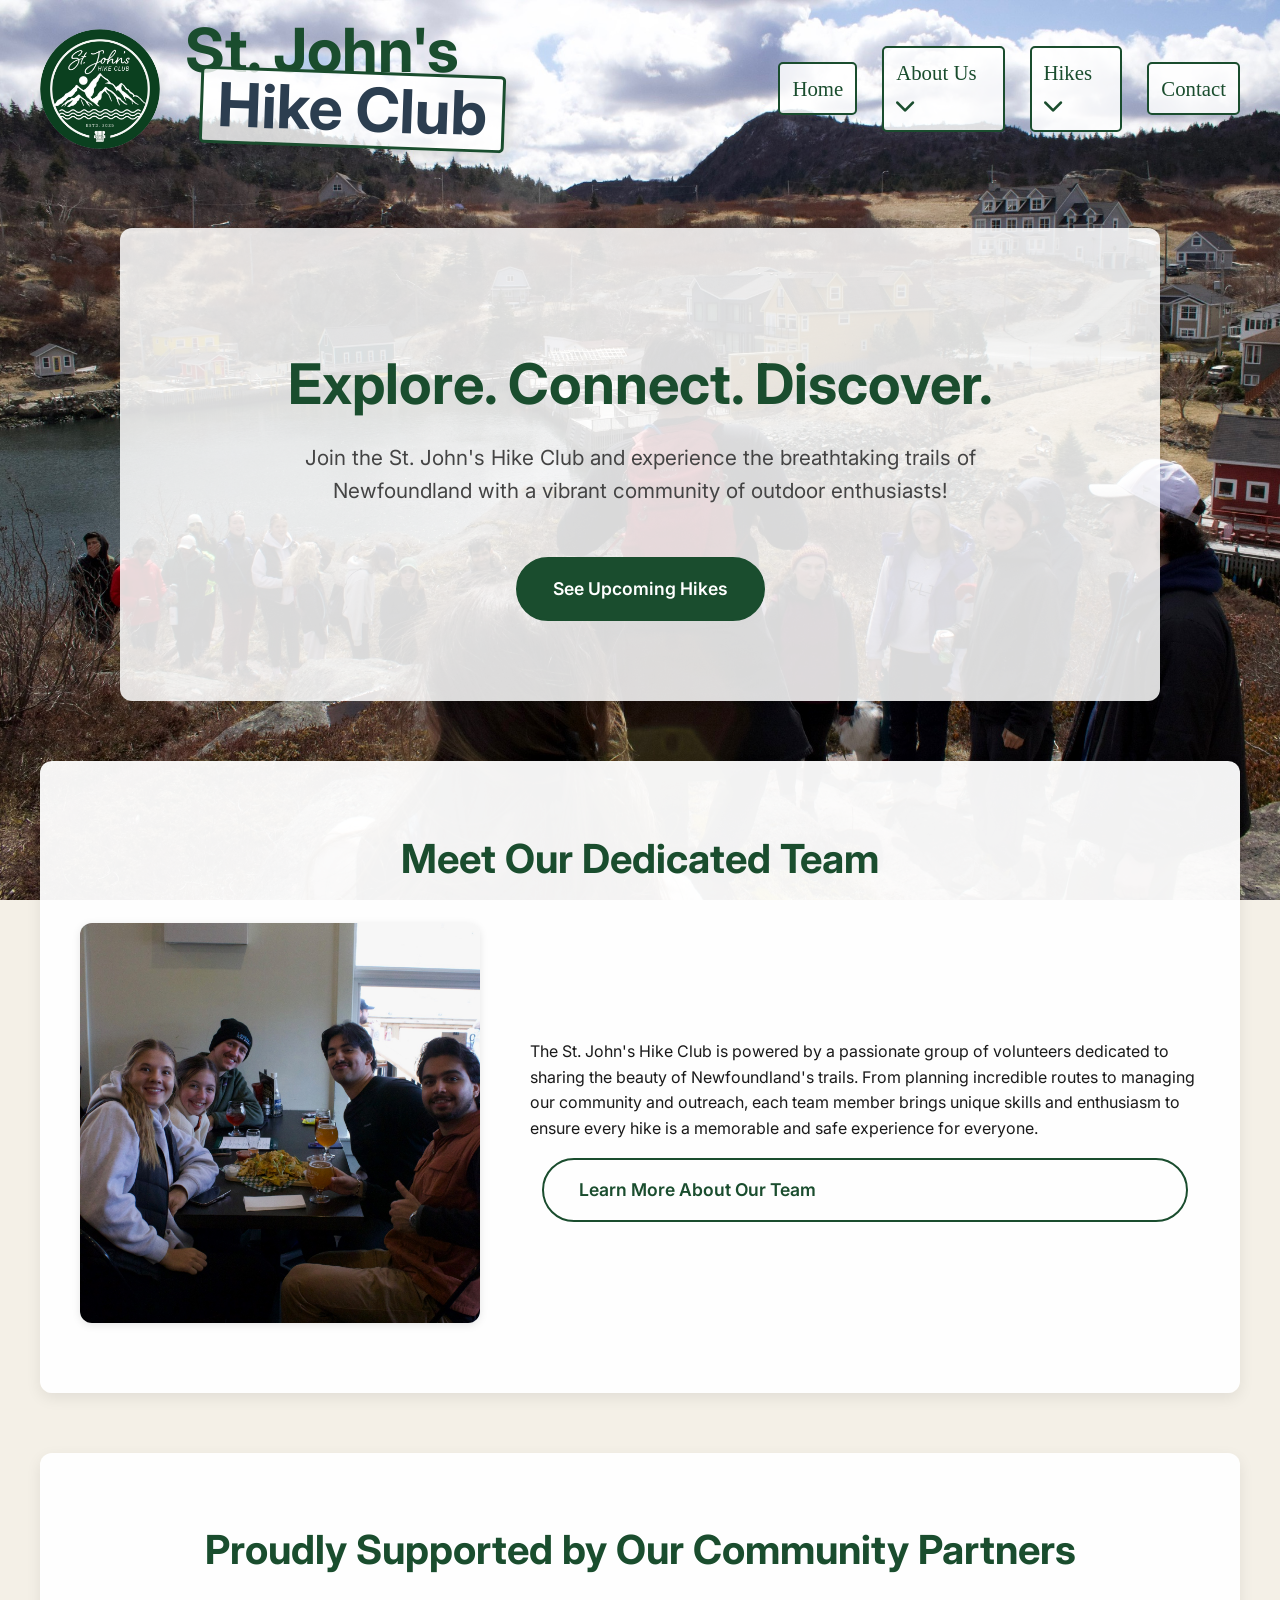
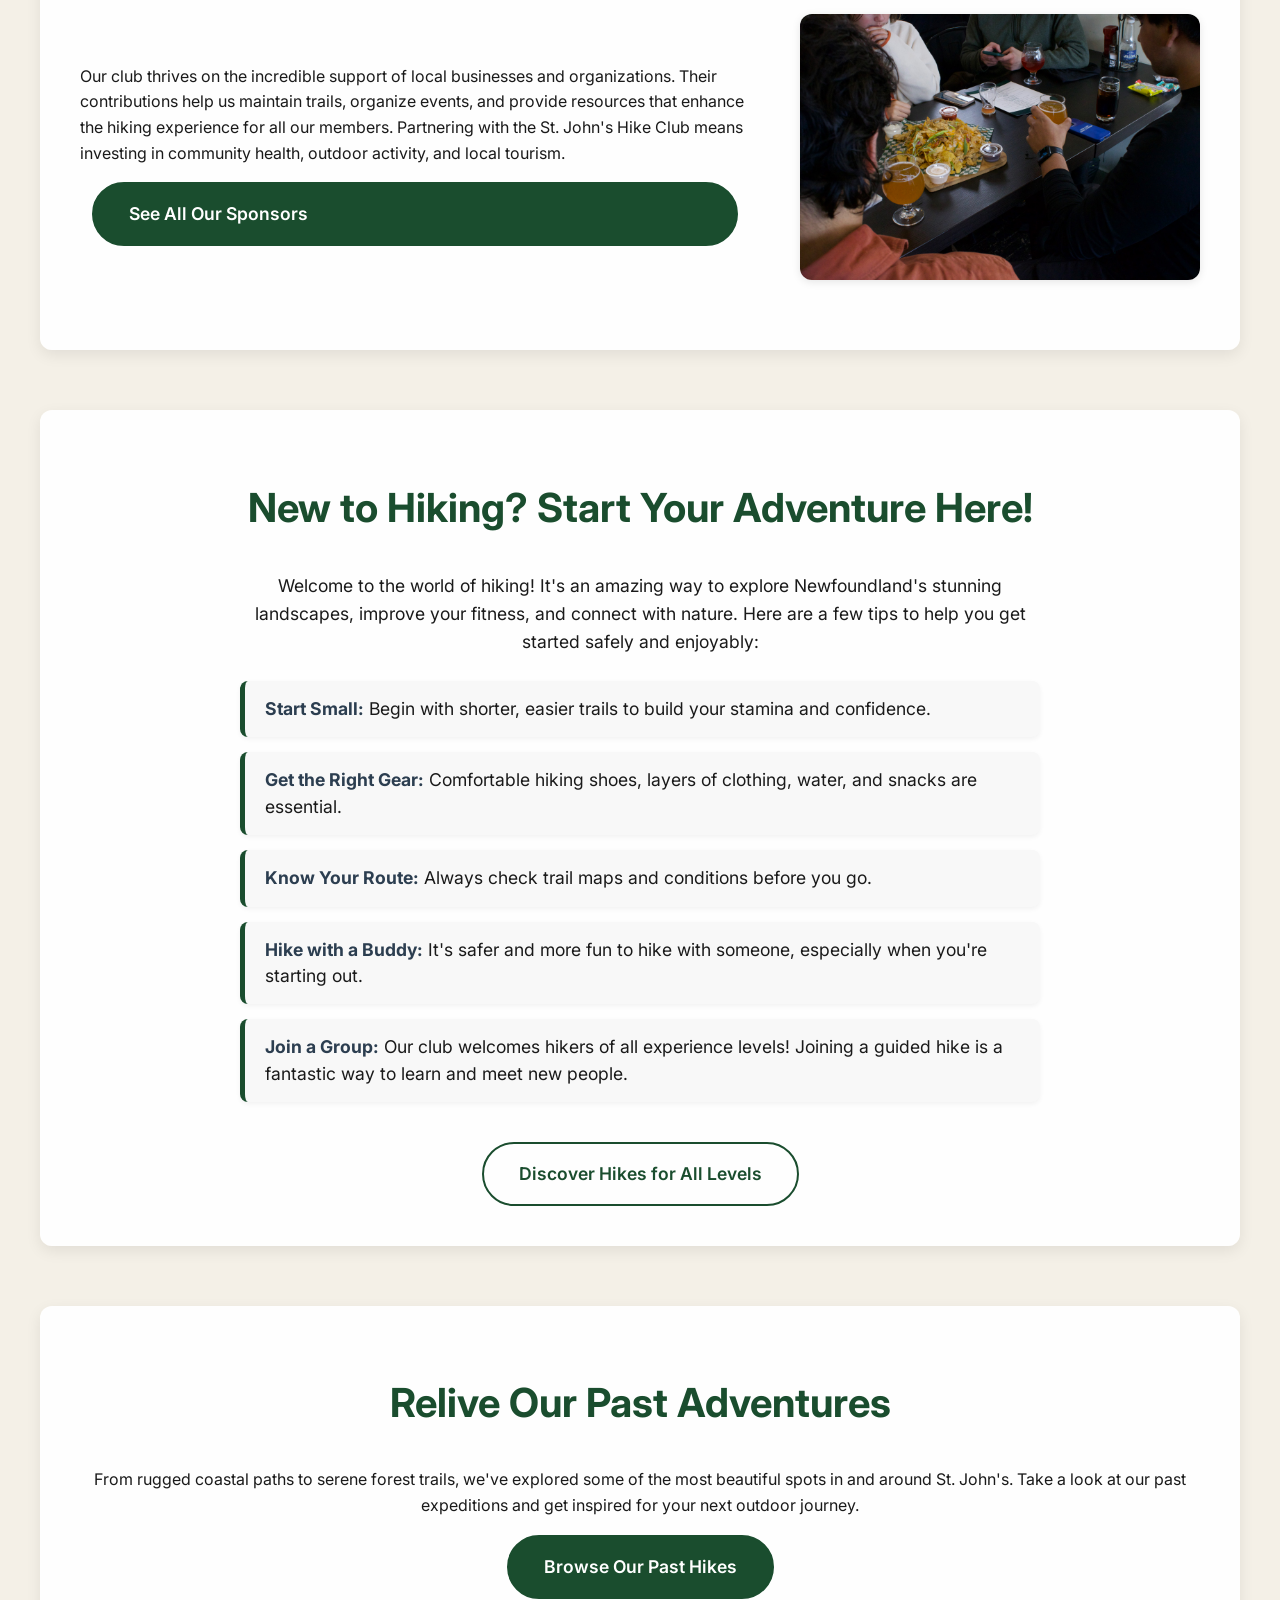
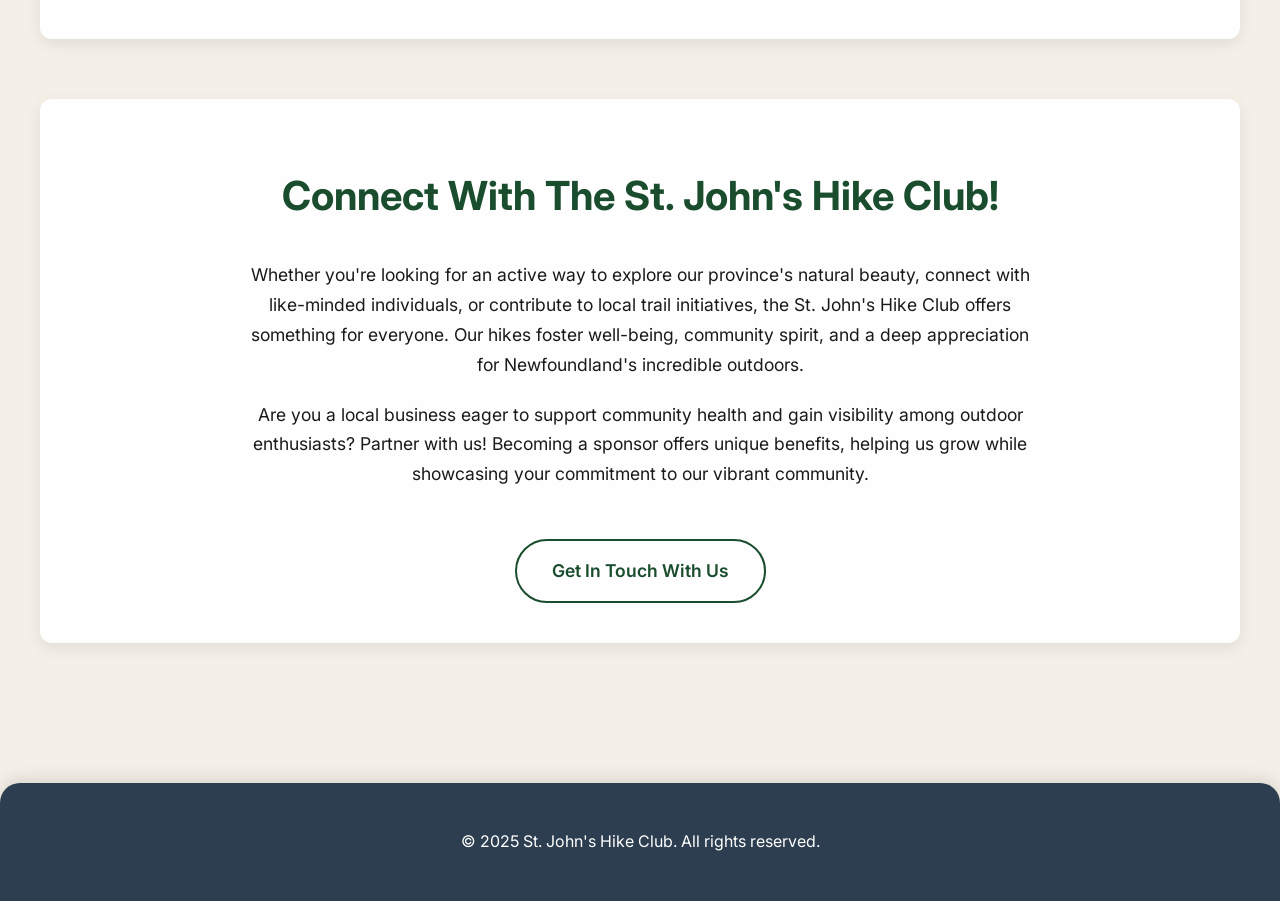
<file: index.html>
<!DOCTYPE html>
<html lang="en">
<head>
    <meta charset="UTF-8">
    <meta name="viewport" content="width=device-width, initial-scale=1.0">
    <title>St. John's Hike Club</title>
    <link rel="stylesheet" href="style.css">
    <link rel="preconnect" href="https://fonts.googleapis.com">
    <link rel="preconnect" href="https://fonts.gstatic.com" crossorigin>
    <link href="https://fonts.googleapis.com/css2?family=Inter:wght@400;600;700&family=Permanent+Marker&display=swap" rel="stylesheet">
    <link rel="stylesheet" href="https://cdnjs.cloudflare.com/ajax/libs/font-awesome/6.0.0-beta3/css/all.min.css">
</head>
<body>
    <div class="page-wrapper" id="home-page">

        <header class="main-header">
            <div class="header-left">
                <a href="index.html" class="logo-link">
                    <div class="logo" role="img" aria-label="St. John's Hike Club Logo"></div>
                </a>
                <div class="site-title">
                    St. John's <span class="pop-text">Hike Club</span>
                </div>
            </div>
            <nav class="main-nav">
                <ul class="nav-links">
                    <li><a href="index.html">Home</a></li>
                    <li class="dropdown">
                        <a href="our-team.html" class="dropbtn">About Us <i class="fas fa-chevron-down"></i></a>
                        <div class="dropdown-content">
                            <a href="our-team.html">Our Team</a>
                            <a href="sponsors.html">Sponsors</a>
                        </div>
                    </li>
                    <li class="dropdown">
                        <a href="#" class="dropbtn">Hikes <i class="fas fa-chevron-down"></i></a>
                        <div class="dropdown-content">
                            <a href="upcoming-hike.html">Upcoming Hike</a>
                            <a href="past-hikes.html">Past Hikes</a>
                            <a href="what-hikes-can-i-do.html">What Hikes Can I Do?</a>
                        </div>
                    </li>
                    <li><a href="contact-us.html">Contact</a></li>
                </ul>
            </nav>
            <button class="menu-toggle" aria-label="Toggle navigation">
                <i class="fas fa-bars"></i>
            </button>
        </header>

        <main>
            <section class="hero-section">
                <h2>Explore. Connect. Discover.</h2>
                <p>Join the St. John's Hike Club and experience the breathtaking trails of Newfoundland with a vibrant community of outdoor enthusiasts!</p>
                <div class="hero-buttons">
                    <a href="upcoming-hike.html" class="btn primary-btn">See Upcoming Hikes</a>
                </div>
            </section>

            <section class="content-section about-us-section">
                <div class="section-content">
                    <h2 class="section-title">Meet Our Dedicated Team</h2>
                    <div class="team-overview">
                        <div class="team-photo-container">
                            <img src="images/exec_team1.JPG" alt="Group photo of St. John's Hike Club team" class="section-image" style="width:100%; max-width:200; height:400px; border-radius:12px; object-fit:cover; display:block; margin:0 auto;">

                        </div>
                        <div class="team-blurb-container">
                            <p>The St. John's Hike Club is powered by a passionate group of volunteers dedicated to sharing the beauty of Newfoundland's trails. From planning incredible routes to managing our community and outreach, each team member brings unique skills and enthusiasm to ensure every hike is a memorable and safe experience for everyone.</p>
                            <a href="our-team.html" class="btn secondary-btn">Learn More About Our Team</a>
                        </div>
                    </div>
                </div>
            </section>

            <section class="content-section sponsors-overview-section">
                <div class="section-content">
                    <h2 class="section-title">Proudly Supported by Our Community Partners</h2>
                    <div class="sponsors-overview">
                        <div class="sponsor-photo-container">
                            <img src="images/sponsors1.JPG" alt="Group photo of St. John's Hike Club team" class="section-image" style="width:100%; max-width:600px; height:auto; border-radius:12px; object-fit:cover; display:block; margin:0 auto;">

                        </div>
                        <div class="sponsor-blurb-container">
                            <p>Our club thrives on the incredible support of local businesses and organizations. Their contributions help us maintain trails, organize events, and provide resources that enhance the hiking experience for all our members. Partnering with the St. John's Hike Club means investing in community health, outdoor activity, and local tourism.</p>
                            <a href="sponsors.html" class="btn primary-btn">See All Our Sponsors</a>
                        </div>
                    </div>
                </div>
            </section>

            <section class="content-section new-to-hiking-section">
                <div class="section-content">
                    <h2 class="section-title">New to Hiking? Start Your Adventure Here!</h2>
                    <div class="hiking-guide">
                        <p>Welcome to the world of hiking! It's an amazing way to explore Newfoundland's stunning landscapes, improve your fitness, and connect with nature. Here are a few tips to help you get started safely and enjoyably:</p>
                        <ul>
                            <li><strong>Start Small:</strong> Begin with shorter, easier trails to build your stamina and confidence.</li>
                            <li><strong>Get the Right Gear:</strong> Comfortable hiking shoes, layers of clothing, water, and snacks are essential.</li>
                            <li><strong>Know Your Route:</strong> Always check trail maps and conditions before you go.</li>
                            <li><strong>Hike with a Buddy:</strong> It's safer and more fun to hike with someone, especially when you're starting out.</li>
                            <li><strong>Join a Group:</strong> Our club welcomes hikers of all experience levels! Joining a guided hike is a fantastic way to learn and meet new people.</li>
                        </ul>
                        <a href="what-hikes-can-i-do.html" class="btn secondary-btn">Discover Hikes for All Levels</a>
                    </div>
                </div>
            </section>

            <section class="content-section past-hikes-overview-section">
                <div class="section-content">
                    <h2 class="section-title">Relive Our Past Adventures</h2>
                    <p>From rugged coastal paths to serene forest trails, we've explored some of the most beautiful spots in and around St. John's. Take a look at our past expeditions and get inspired for your next outdoor journey.</p>
                    <a href="past-hikes.html" class="btn primary-btn">Browse Our Past Hikes</a>
                </div>
            </section>

            <section class="content-section call-to-action-section">
                <div class="section-content">
                    <h2 class="section-title">Connect With The St. John's Hike Club!</h2>
                    <p>Whether you're looking for an active way to explore our province's natural beauty, connect with like-minded individuals, or contribute to local trail initiatives, the St. John's Hike Club offers something for everyone. Our hikes foster well-being, community spirit, and a deep appreciation for Newfoundland's incredible outdoors.</p>
                    <p>Are you a local business eager to support community health and gain visibility among outdoor enthusiasts? Partner with us! Becoming a sponsor offers unique benefits, helping us grow while showcasing your commitment to our vibrant community.</p>
                    <a href="contact-us.html" class="btn secondary-btn">Get In Touch With Us</a>
                </div>
            </section>
        </main>

        <footer class="main-footer">
            <p>&copy; 2025 St. John's Hike Club. All rights reserved.</p>
        </footer>
    </div>
    <script src="script.js"></script>
</body>
</html>
</file>
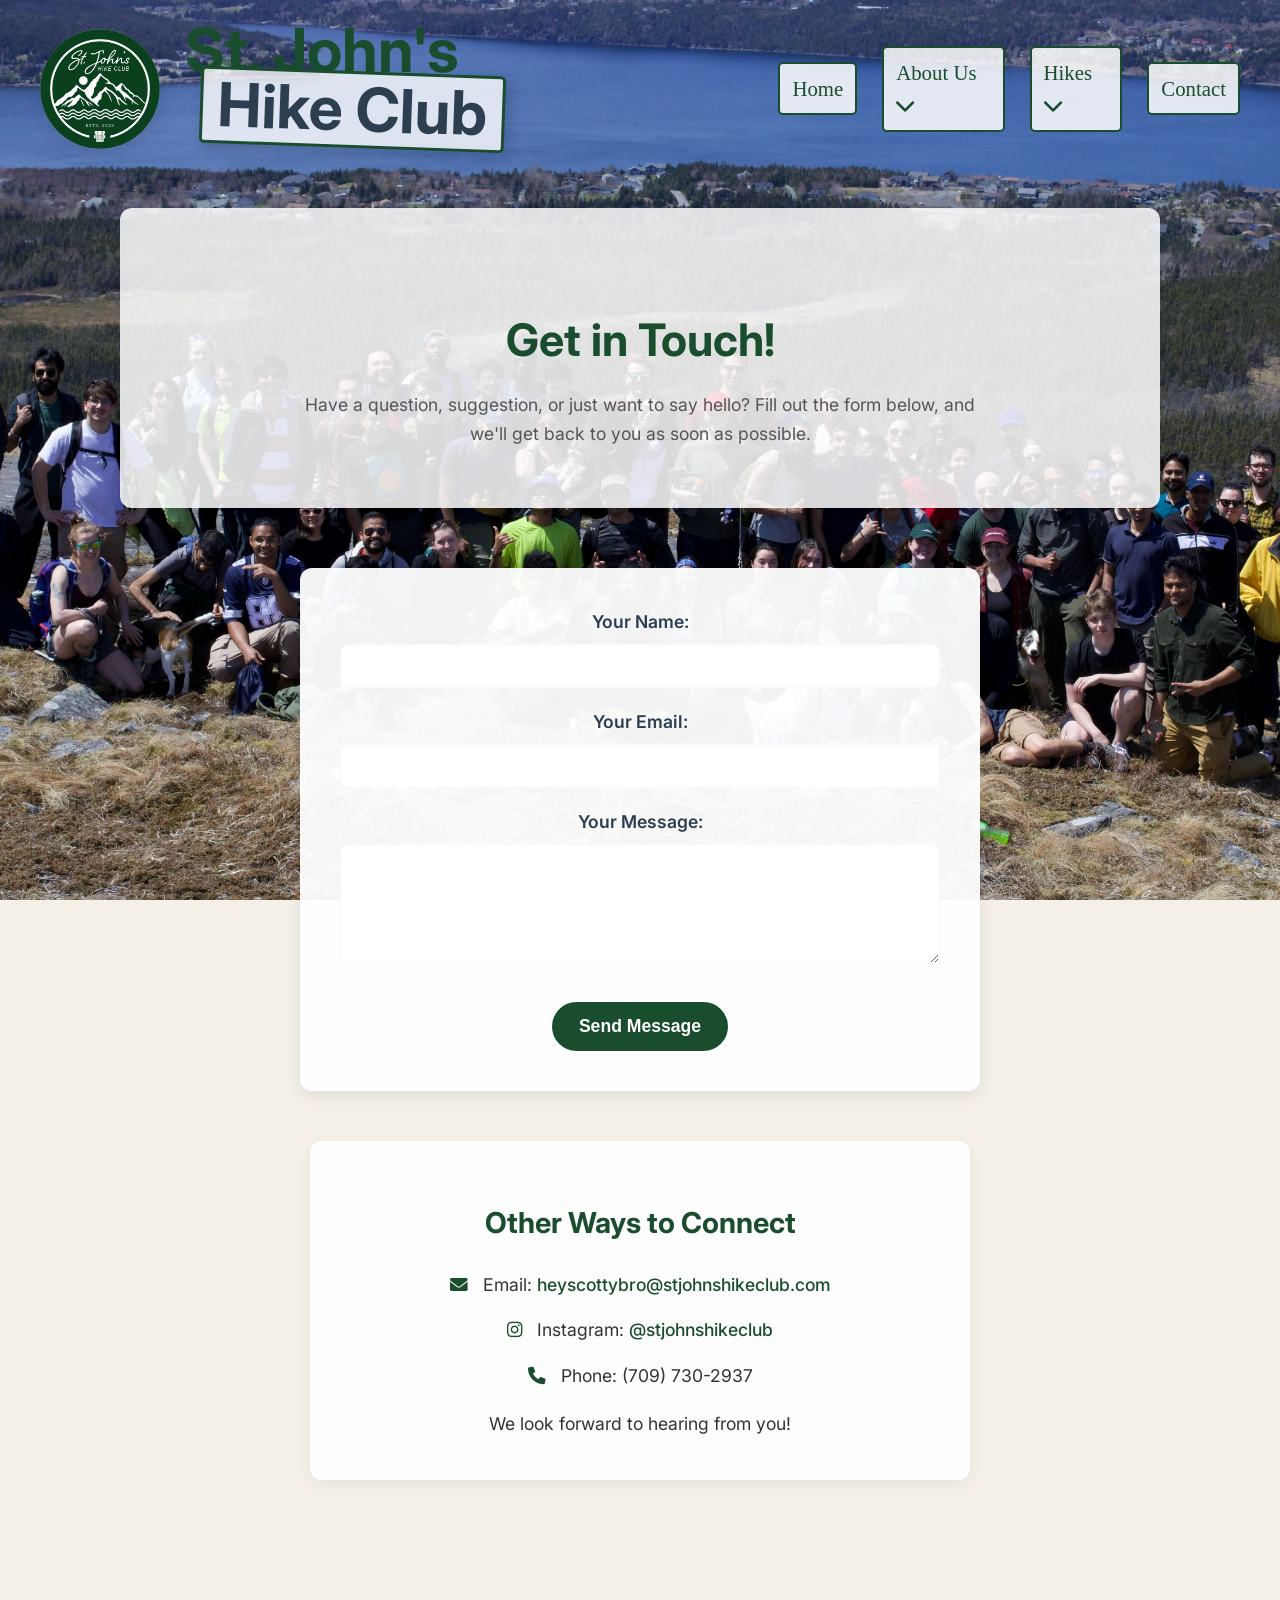
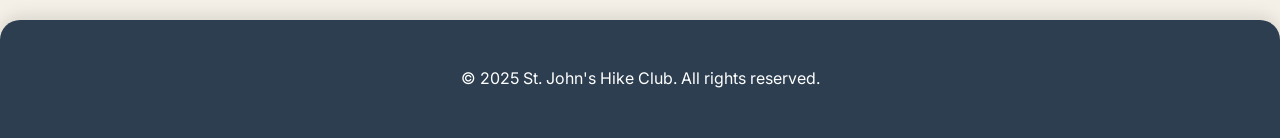
<file: contact-us.html>
<!DOCTYPE html>
<html lang="en">
<head>
    <meta charset="UTF-8">
    <meta name="viewport" content="width=device-width, initial-scale=1.0">
    <title>Contact Us - St. John's Hike Club</title>
    <link rel="stylesheet" href="style.css">
    <link rel="preconnect" href="https://fonts.googleapis.com">
    <link rel="preconnect" href="https://fonts.gstatic.com" crossorigin>
    <link href="https://fonts.googleapis.com/css2?family=Inter:wght@300;400;600;700&family=Permanent+Marker&display=swap" rel="stylesheet">
    <link rel="stylesheet" href="https://cdnjs.cloudflare.com/ajax/libs/font-awesome/6.0.0-beta3/css/all.min.css">
</head>
<body id="contact-page" class="page-wrapper">
    <header class="main-header">
        <div class="header-left">
            <a href="index.html" class="logo-link">
                <div class="logo" role="img" aria-label="St. John's Hike Club Logo"></div>
            </a>
            <div class="site-title">
                St. John's <span class="pop-text">Hike Club</span>
            </div>
        </div>
        <nav class="main-nav">
            <ul class="nav-links">
                <li><a href="index.html">Home</a></li>
                <li class="dropdown">
                    <a href="our-team.html" class="dropbtn">About Us <i class="fas fa-chevron-down"></i></a>
                    <div class="dropdown-content">
                        <a href="our-team.html">Our Team</a>
                        <a href="sponsors.html">Sponsors</a>
                    </div>
                </li>
                <li class="dropdown">
                    <a href="#" class="dropbtn">Hikes <i class="fas fa-chevron-down"></i></a>
                    <div class="dropdown-content">
                        <a href="upcoming-hike.html">Upcoming Hike</a>
                        <a href="past-hikes.html">Past Hikes</a>
                        <a href="what-hikes-can-i-do.html">What Hikes Can I Do?</a>
                    </div>
                </li>
                <li><a href="contact-us.html">Contact</a></li>
            </ul>
        </nav>
        <button class="menu-toggle" aria-label="Toggle navigation">
            <i class="fas fa-bars"></i>
        </button>
    </header>

    <main>
        <section class="page-hero-section">
            <h2>Get in Touch!</h2>
            <p>Have a question, suggestion, or just want to say hello? Fill out the form below, and we'll get back to you as soon as possible.</p>
        </section>

        <section class="content-section">
            <div class="contact-form-container">
                <form action="https://formspree.io/f/YOUR_FORMSPREE_ENDPOINT" method="POST" class="contact-form">
                    <div class="form-group">
                        <label for="name">Your Name:</label>
                        <input type="text" id="name" name="name" required>
                    </div>
                    <div class="form-group">
                        <label for="email">Your Email:</label>
                        <input type="email" id="email" name="email" required>
                    </div>
                    <div class="form-group">
                        <label for="message">Your Message:</label>
                        <textarea id="message" name="message" rows="6" required></textarea>
                    </div>
                    <button type="submit" class="btn primary-btn">Send Message</button>
                </form>
            </div>

            <div class="contact-info-section">
                <h3>Other Ways to Connect</h3>
                <p><i class="fas fa-envelope"></i> Email: <a href="mailto:info@stjohnshikeclub.com">heyscottybro@stjohnshikeclub.com</a></p>
                <p><i class="fab fa-instagram"></i> Instagram: <a href="https://www.instagram.com/stjohnshikeclub/" target="_blank">@stjohnshikeclub</a></p>
                <p><i class="fas fa-phone"></i> Phone: (709) 730-2937</p>
                <p style="margin-top: 20px;">We look forward to hearing from you!</p>
            </div>
        </section>
    </main>

    <footer class="main-footer">
        <p>&copy; 2025 St. John's Hike Club. All rights reserved.</p>
    </footer>
    <script src="script.js"></script>
</body>
</html>
</file>
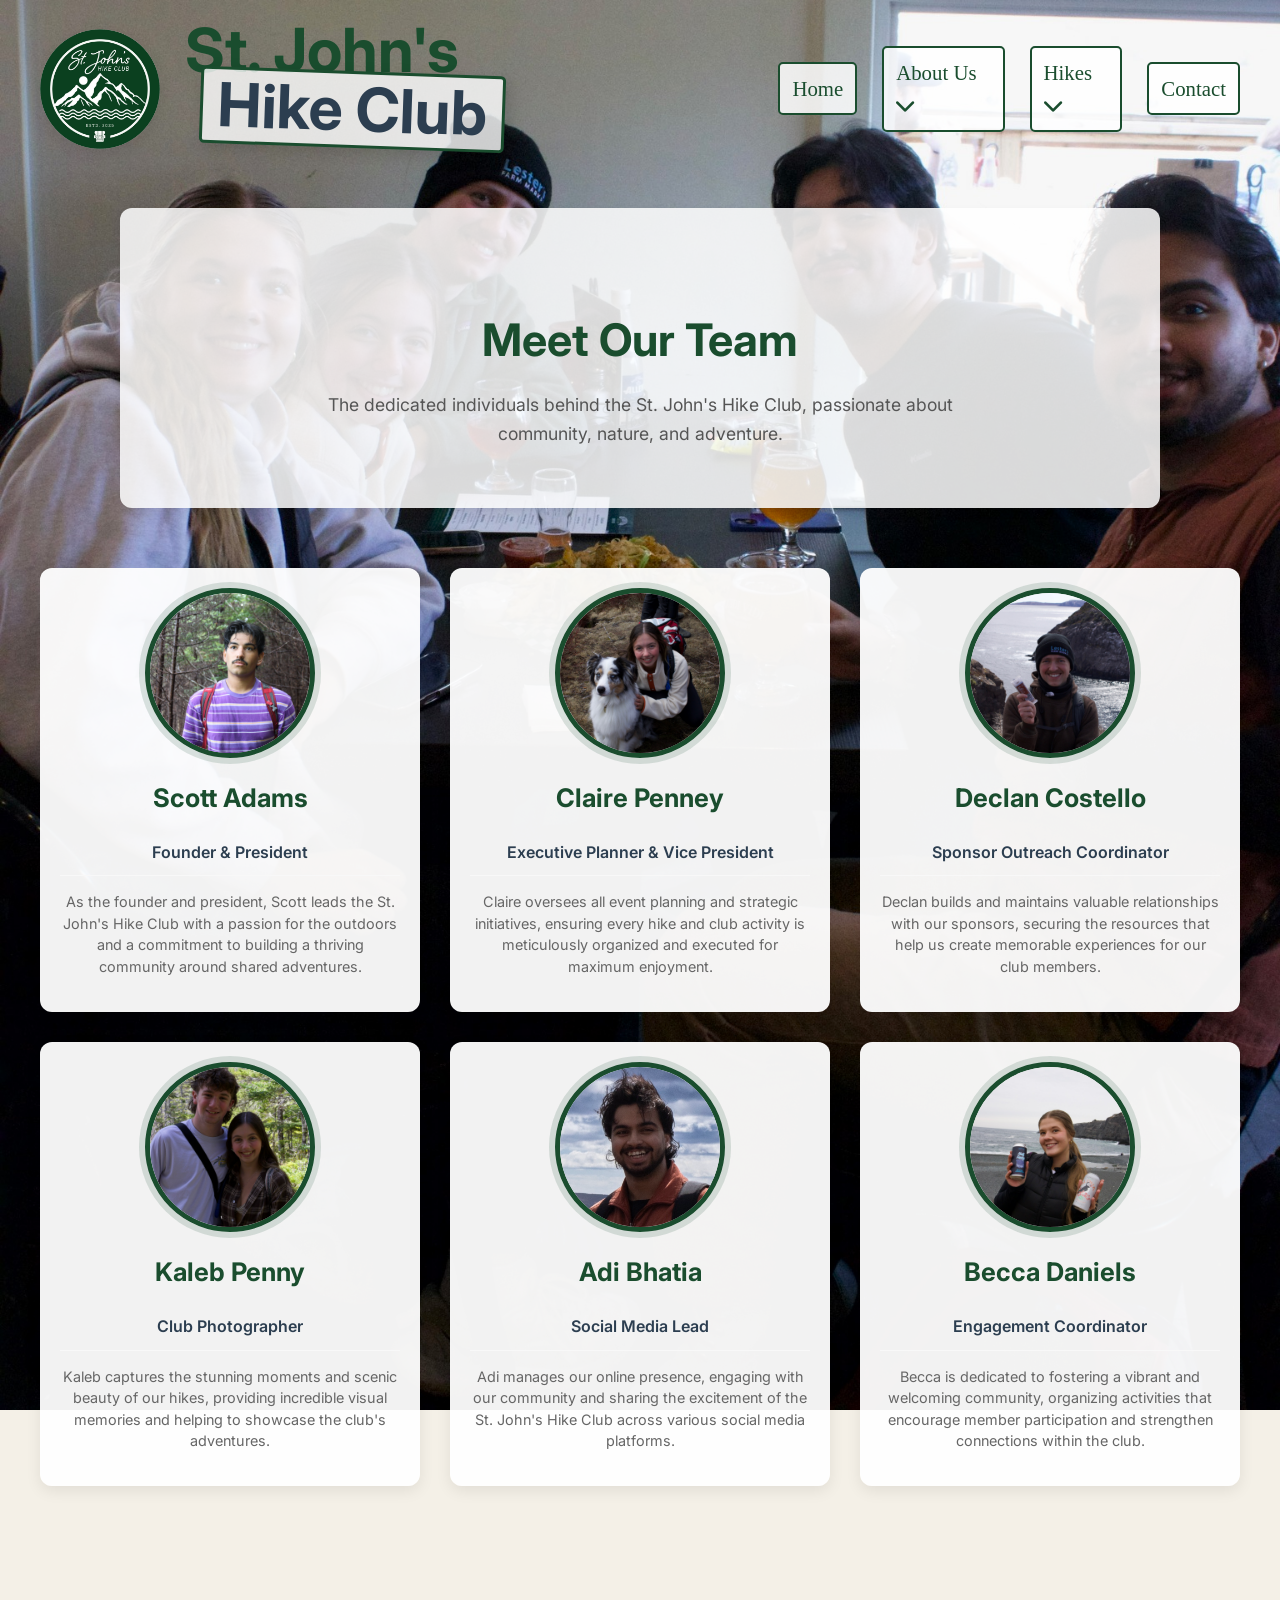
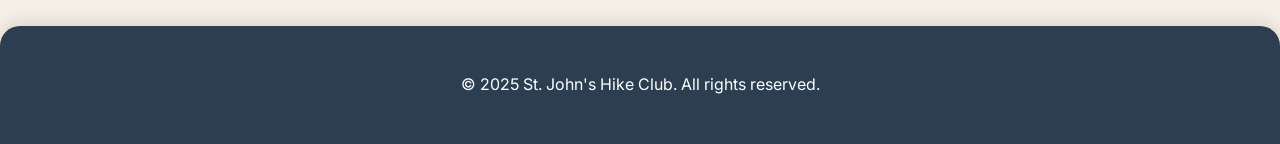
<file: our-team.html>
<!DOCTYPE html>
<html lang="en">
<head>
    <meta charset="UTF-8">
    <meta name="viewport" content="width=device-width, initial-scale=1.0">
    <title>Our Team - St. John's Hike Club</title>
    <link rel="stylesheet" href="style.css">
    <link rel="preconnect" href="https://fonts.googleapis.com">
    <link rel="preconnect" href="https://fonts.gstatic.com" crossorigin>
    <link href="https://fonts.googleapis.com/css2?family=Inter:wght@300;400;600;700&family=Permanent+Marker&display=swap" rel="stylesheet">
    <link rel="stylesheet" href="https://cdnjs.cloudflare.com/ajax/libs/font-awesome/6.0.0-beta3/css/all.min.css">
</head>
<body id="team-page" class="page-wrapper">
    <header class="main-header">
    <div class="header-left">
        <a href="index.html" class="logo-link">
            <div class="logo" role="img" aria-label="St. John's Hike Club Logo"></div>
        </a>
        <div class="site-title">
            St. John's <span class="pop-text">Hike Club</span>
        </div>
    </div>
    <nav class="main-nav">
        <ul class="nav-links">
            <li><a href="index.html">Home</a></li>
            <li class="dropdown">
                <a href="our-team.html" class="dropbtn">About Us <i class="fas fa-chevron-down"></i></a>
                <div class="dropdown-content">
                    <a href="our-team.html">Our Team</a>
                    <a href="sponsors.html">Sponsors</a>
                </div>
            </li>
            <li class="dropdown">
                <a href="#" class="dropbtn">Hikes <i class="fas fa-chevron-down"></i></a>
                <div class="dropdown-content">
                    <a href="upcoming-hike.html">Upcoming Hike</a>
                    <a href="past-hikes.html">Past Hikes</a>
                    <a href="what-hikes-can-i-do.html">What Hikes Can I Do?</a>
                </div>
            </li>
            <li><a href="contact-us.html">Contact</a></li>
        </ul>
    </nav>
    <button class="menu-toggle" aria-label="Toggle navigation">
        <i class="fas fa-bars"></i>
    </button>
</header>

    <main>
        <section class="page-hero-section">
            <h2>Meet Our Team</h2>
            <p>The dedicated individuals behind the St. John's Hike Club, passionate about community, nature, and adventure.</p>
        </section>

        <section class="content-section">
            <div class="team-members-grid">
                <div class="team-member-card">
                    <img src="images/scott_headshot.JPEG" alt="Headshot of Scott Adams" class="member-photo">
                    <div class="card-content">
                        <h3>Scott Adams</h3>
                        <p class="member-title">Founder & President</p>
                        <p class="member-blurb">As the founder and president, Scott leads the St. John's Hike Club with a passion for the outdoors and a commitment to building a thriving community around shared adventures.</p>
                    </div>
                </div>

                <div class="team-member-card">
                    <img src="images/claire_headshot.JPG" alt="Headshot of Claire" class="member-photo">
                    <div class="card-content">
                        <h3>Claire Penney</h3>
                        <p class="member-title">Executive Planner & Vice President</p>
                        <p class="member-blurb">Claire oversees all event planning and strategic initiatives, ensuring every hike and club activity is meticulously organized and executed for maximum enjoyment.</p>
                    </div>
                </div>

                <div class="team-member-card">
                    <img src="images/declan_headshot.JPG" alt="Headshot of Declan" class="member-photo">
                    <div class="card-content">
                        <h3>Declan Costello</h3>
                        <p class="member-title">Sponsor Outreach Coordinator</p>
                        <p class="member-blurb">Declan builds and maintains valuable relationships with our sponsors, securing the resources that help us create memorable experiences for our club members.</p>
                    </div>
                </div>

                <div class="team-member-card">
                    <img src="images/kaleb_claire.JPG" alt="Headshot of Kaleb" class="member-photo">
                    <div class="card-content">
                        <h3>Kaleb Penny</h3>
                        <p class="member-title">Club Photographer</p>
                        <p class="member-blurb">Kaleb captures the stunning moments and scenic beauty of our hikes, providing incredible visual memories and helping to showcase the club's adventures.</p>
                    </div>
                </div>

                <div class="team-member-card">
                    <img src="images/adi_headshot.JPG" alt="Headshot of Adi" class="member-photo">
                    <div class="card-content">
                        <h3>Adi Bhatia</h3>
                        <p class="member-title">Social Media Lead</p>
                        <p class="member-blurb">Adi manages our online presence, engaging with our community and sharing the excitement of the St. John's Hike Club across various social media platforms.</p>
                    </div>
                </div>

                <div class="team-member-card">
                    <img src="images/becca_headshot.JPG" alt="Headshot of Becca" class="member-photo">
                    <div class="card-content">
                        <h3>Becca Daniels</h3>
                        <p class="member-title">Engagement Coordinator</p>
                        <p class="member-blurb">Becca is dedicated to fostering a vibrant and welcoming community, organizing activities that encourage member participation and strengthen connections within the club.</p>
                    </div>
                </div>
            </div>
        </section>
    </main>

    <footer class="main-footer">
        <p>&copy; 2025 St. John's Hike Club. All rights reserved.</p>
    </footer>
    <script src="script.js"></script>
</body>
</html>
</file>
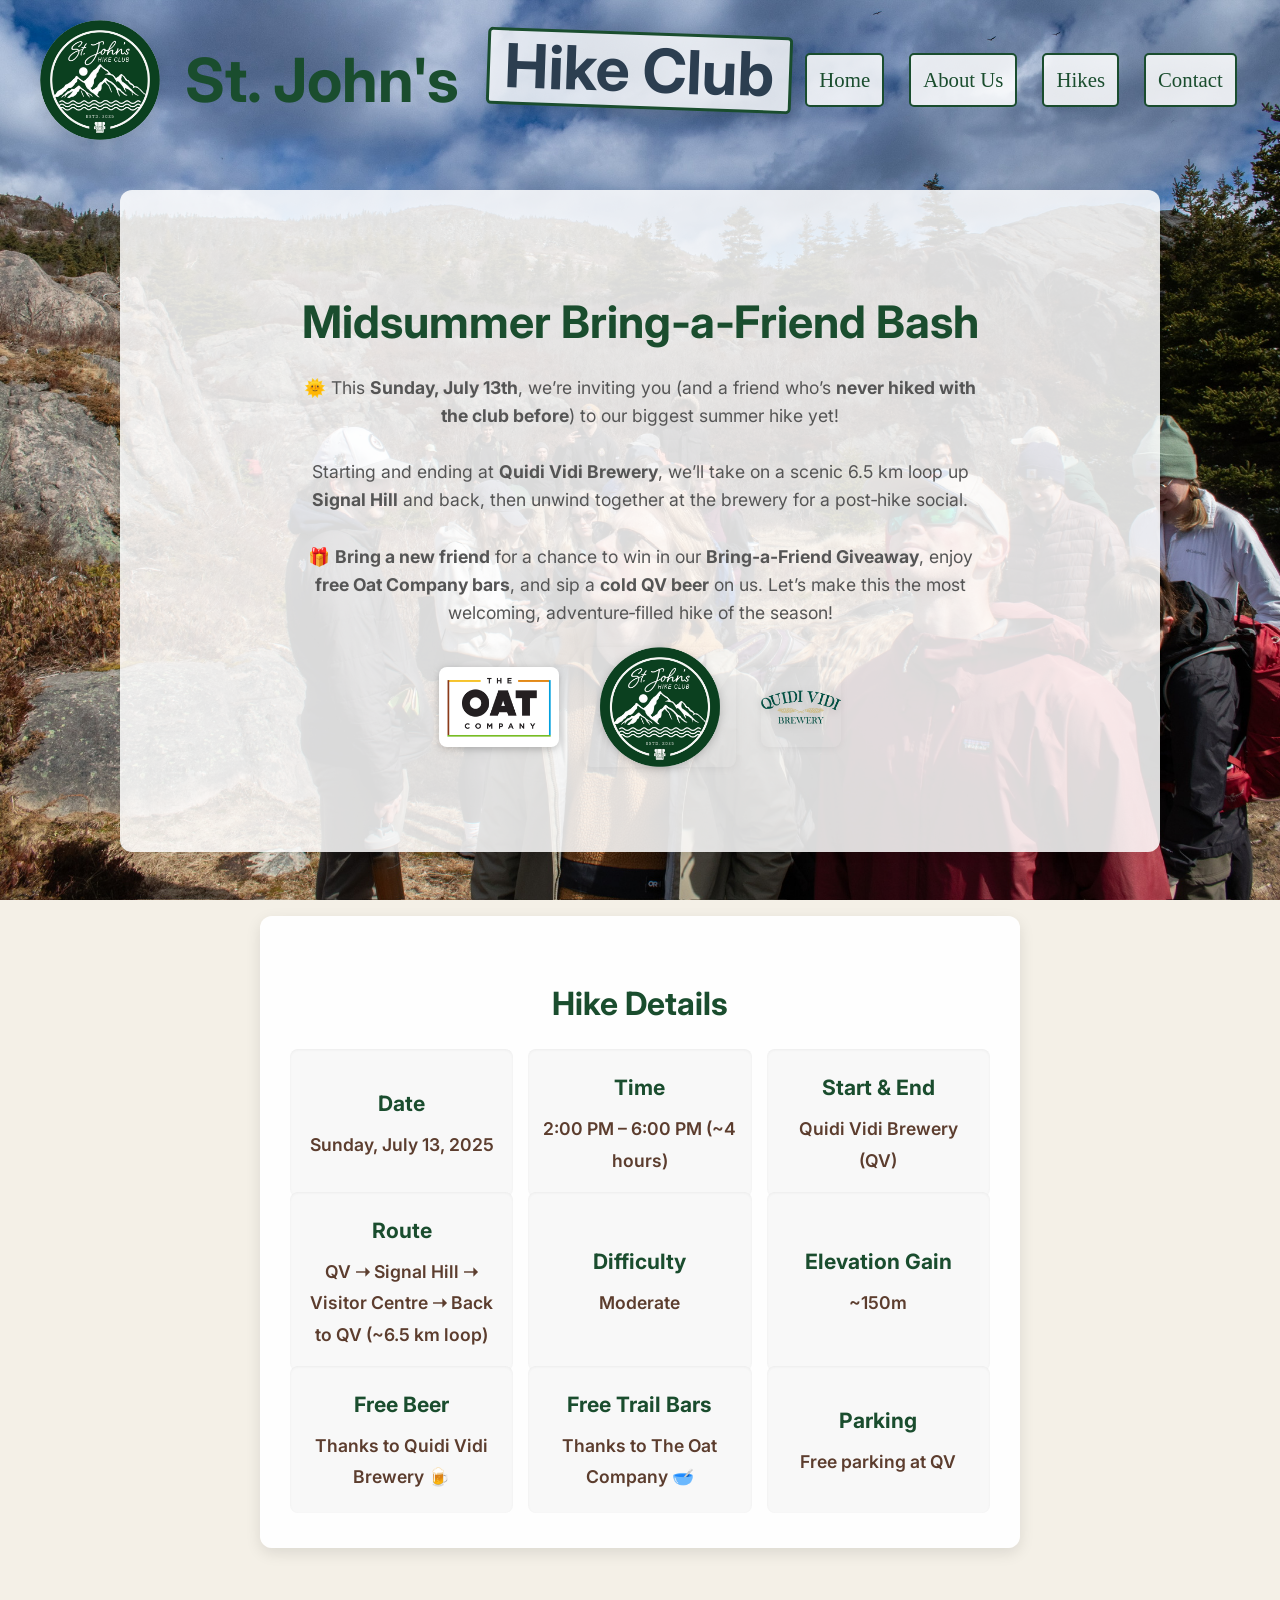
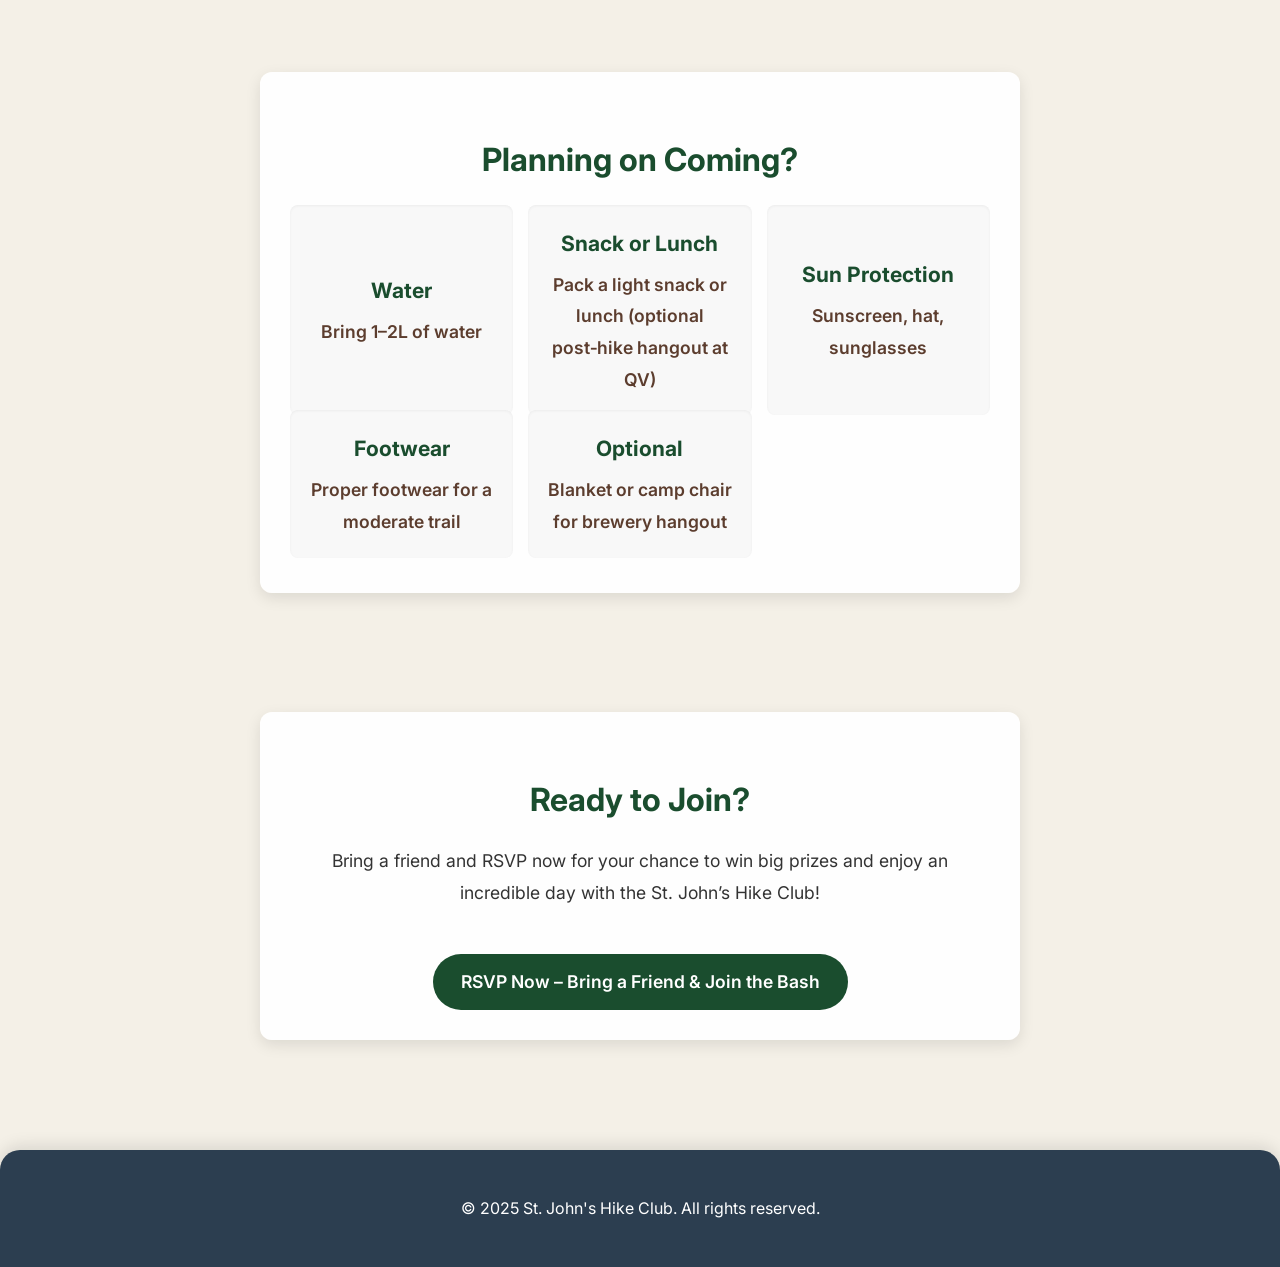
<file: upcoming-hike.html>
<!DOCTYPE html>
<html lang="en">
<head>
    <meta charset="UTF-8">
    <meta name="viewport" content="width=device-width, initial-scale=1.0">
    <title>Midsummer Bring-a-Friend Bash - St. John's Hike Club</title>
    <link rel="stylesheet" href="style.css">
    <link rel="preconnect" href="https://fonts.googleapis.com">
    <link rel="preconnect" href="https://fonts.gstatic.com" crossorigin>
    <link href="https://fonts.googleapis.com/css2?family=Inter:wght@400;600;700&family=Permanent+Marker&display=swap" rel="stylesheet">
    <link rel="stylesheet" href="style.css">
    <link rel="stylesheet" href="upcoming-styles.css">
</head>
<body>
    <div class="page-wrapper" id="upcoming-hike-page">

        <header class="main-header">
            <div class="header-left">
                <a href="index.html" class="logo-link">
                    <div class="logo" role="img" aria-label="St. John's Hike Club Logo"></div>
                </a>
                <div class="site-title">
                    St. John's <span class="pop-text">Hike Club</span>
                </div>
            </div>
            <nav class="main-nav">
                <ul class="nav-links">
                    <li><a href="index.html">Home</a></li>
                    <li class="dropdown">
                        <a href="our-team.html" class="dropbtn">About Us</a>
                        <div class="dropdown-content">
                            <a href="our-team.html">Our Team</a>
                            <a href="sponsors.html">Sponsors</a>
                        </div>
                    </li>
                    <li class="dropdown">
                        <a href="#" class="dropbtn">Hikes</a>
                        <div class="dropdown-content">
                            <a href="upcoming-hike.html">Upcoming Hike</a>
                            <a href="past-hikes.html">Past Hikes</a>
                            <a href="what-hikes-can-i-do.html">What Hikes Can I Do?</a>
                        </div>
                    </li>
                    <li><a href="contact-us.html">Contact</a></li>
                </ul>
            </nav>
            <button class="menu-toggle" aria-label="Toggle navigation">
                <i class="fas fa-bars"></i>
            </button>
        </header>

        <main>
            <!-- Section 1: Hero / Announcement -->
            <section class="page-hero-section">
  <h2>Midsummer Bring‑a‑Friend Bash</h2>
  <p class="hero-blurb">
    🌞 This <b>Sunday, July 13th</b>, we’re inviting you (and a friend who’s <b>never hiked with the club before</b>) to our biggest summer hike yet!  
    <br><br>
    Starting and ending at <b>Quidi Vidi Brewery</b>, we’ll take on a scenic 6.5 km loop up <b>Signal Hill</b> and back, then unwind together at the brewery for a post‑hike social.  
    <br><br>
    🎁 <b>Bring a new friend</b> for a chance to win in our <b>Bring‑a‑Friend Giveaway</b>, enjoy <b>free Oat Company bars</b>, and sip a <b>cold QV beer</b> on us. Let’s make this the most welcoming, adventure‑filled hike of the season!
  </p>

  <!-- Sponsors Row -->
  <div class="hero-sponsors">
    <img src="images/logo.JPG" alt="The Oat Company Logo" class="sponsor-logo">
    <img src="images/stjohns_hike_club_logo.png" alt="St. John's Hike Club Logo" class="sponsor-logo central-logo">
    <img src="images/qv_logo.JPG" alt="Quidi Vidi Brewery Logo" class="sponsor-logo">
  </div>
</section>


            <!-- Section 2: Hike Details -->
            <section class="hike-details-section content-section">
  <div class="hike-info-card">
    <h3>Hike Details</h3>
    <ul class="hike-cards-grid">
      <li class="hike-card">
        <div class="hike-card-title">Date</div>
        <div class="hike-card-detail">Sunday, July 13, 2025</div>
      </li>
      <li class="hike-card">
        <div class="hike-card-title">Time</div>
        <div class="hike-card-detail">2:00 PM – 6:00 PM (~4 hours)</div>
      </li>
      <li class="hike-card">
        <div class="hike-card-title">Start & End</div>
        <div class="hike-card-detail">Quidi Vidi Brewery (QV)</div>
      </li>
      <li class="hike-card">
        <div class="hike-card-title">Route</div>
        <div class="hike-card-detail">QV ➝ Signal Hill ➝ Visitor Centre ➝ Back to QV (~6.5 km loop)</div>
      </li>
      <li class="hike-card">
        <div class="hike-card-title">Difficulty</div>
        <div class="hike-card-detail">Moderate</div>
      </li>
      <li class="hike-card">
        <div class="hike-card-title">Elevation Gain</div>
        <div class="hike-card-detail">~150m</div>
      </li>
      <li class="hike-card">
        <div class="hike-card-title">Free Beer</div>
        <div class="hike-card-detail">Thanks to Quidi Vidi Brewery 🍺</div>
      </li>
      <li class="hike-card">
        <div class="hike-card-title">Free Trail Bars</div>
        <div class="hike-card-detail">Thanks to The Oat Company 🥣</div>
      </li>
      <li class="hike-card">
        <div class="hike-card-title">Parking</div>
        <div class="hike-card-detail">Free parking at QV</div>
      </li>
    </ul>
  </div>
</section>



            <!-- Section 3: Planning on Coming? -->
           <section class="hike-details-section content-section">
  <div class="hike-info-card">
    <h3>Planning on Coming?</h3>
    <ul class="hike-cards-grid">
      <li class="hike-card">
        <div class="hike-card-title">Water</div>
        <div class="hike-card-detail">Bring 1–2L of water</div>
      </li>
      <li class="hike-card">
        <div class="hike-card-title">Snack or Lunch</div>
        <div class="hike-card-detail">Pack a light snack or lunch (optional post‑hike hangout at QV)</div>
      </li>
      <li class="hike-card">
        <div class="hike-card-title">Sun Protection</div>
        <div class="hike-card-detail">Sunscreen, hat, sunglasses</div>
      </li>
      <li class="hike-card">
        <div class="hike-card-title">Footwear</div>
        <div class="hike-card-detail">Proper footwear for a moderate trail</div>
      </li>
      <li class="hike-card">
        <div class="hike-card-title">Optional</div>
        <div class="hike-card-detail">Blanket or camp chair for brewery hangout</div>
      </li>
    </ul>
  </div>
</section>


            <!-- Section 4: RSVP Call to Action -->
            <section class="content-section">
                <div class="hike-info-card">
                    <h3>Ready to Join?</h3>
                    <p>Bring a friend and RSVP now for your chance to win big prizes and enjoy an incredible day with the St. John’s Hike Club!</p>
                    <a href="[INSERT RSVP LINK HERE]" class="btn primary-btn">RSVP Now – Bring a Friend & Join the Bash</a>
                </div>
            </section>
        </main>

        <footer class="main-footer">
            <p>&copy; 2025 St. John's Hike Club. All rights reserved.</p>
        </footer>

    </div>

    <script src="script.js"></script>
</body>
</html>
</file>
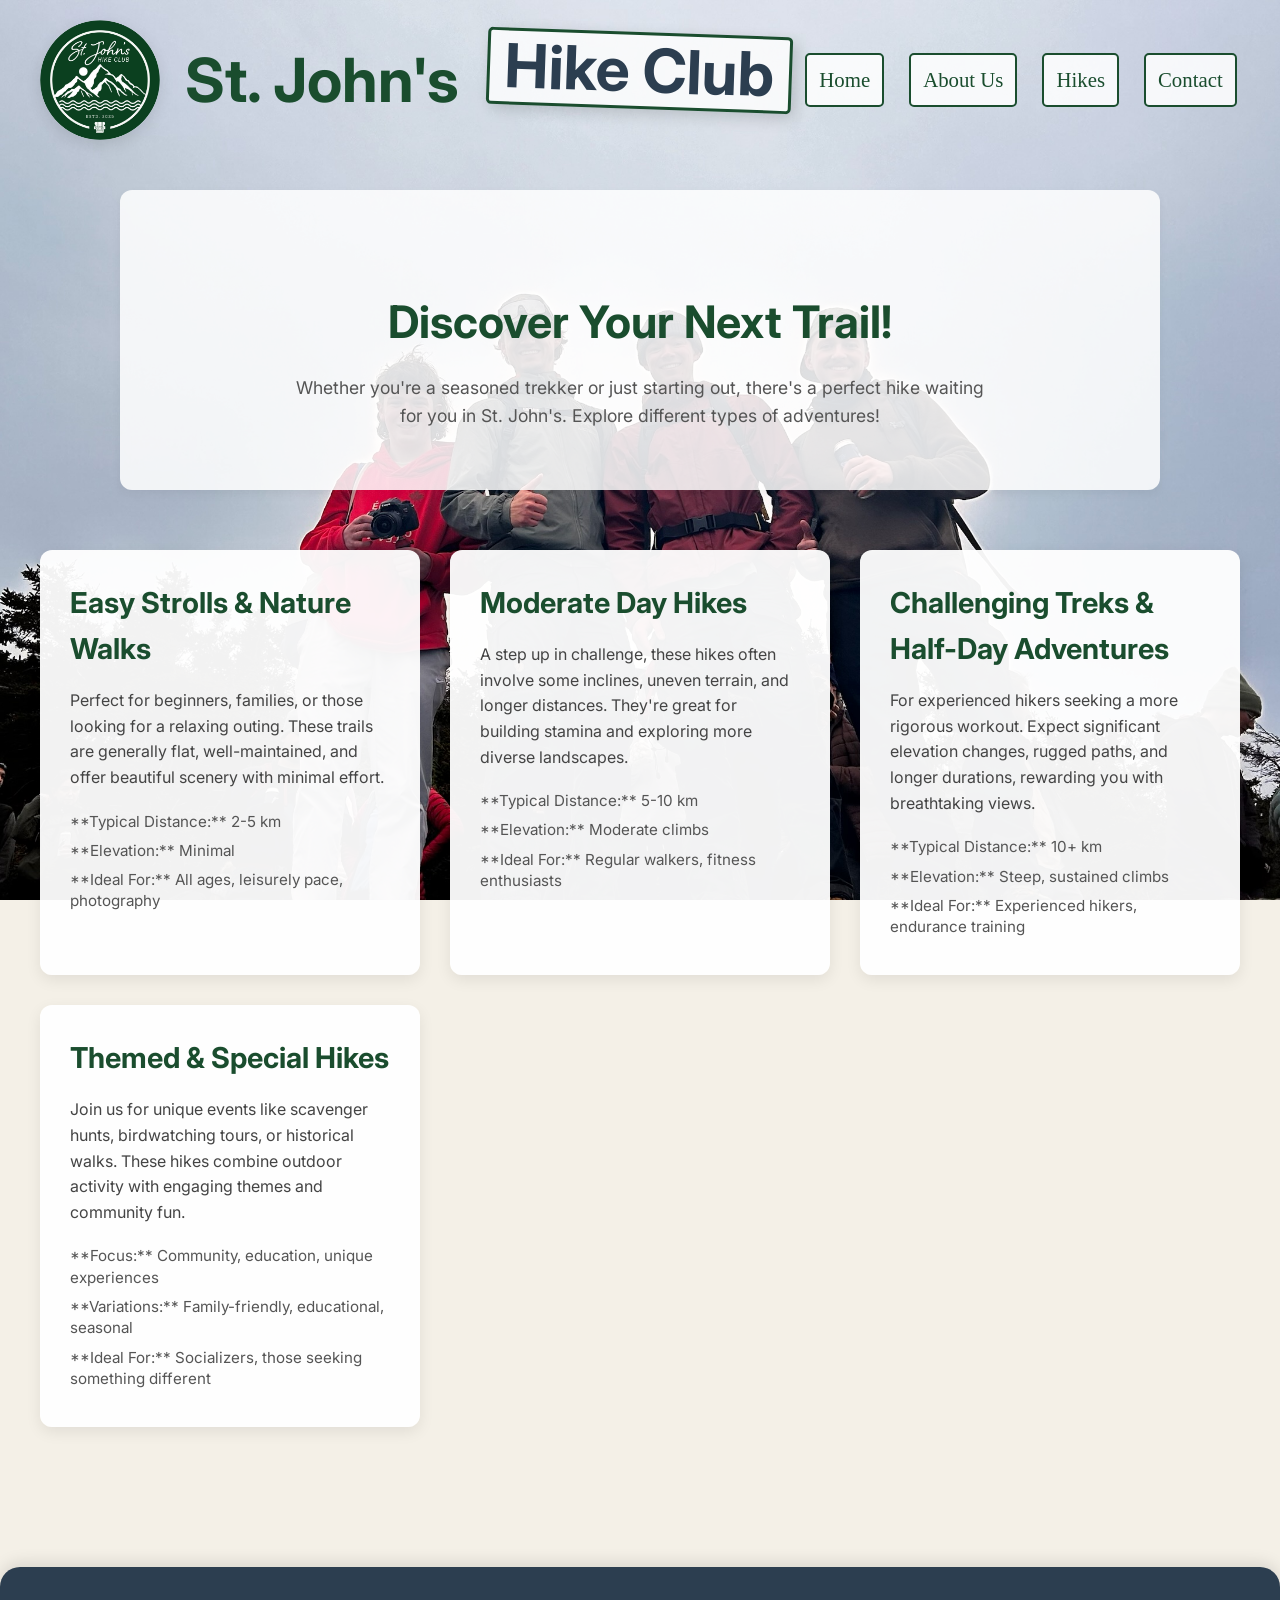
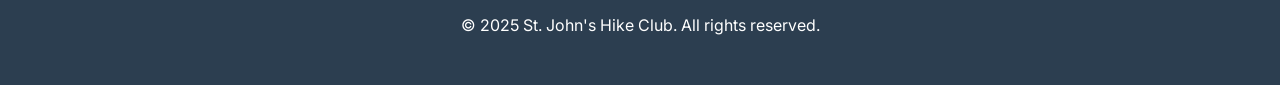
<file: what-hikes-can-i-do.html>
<!DOCTYPE html>
<html lang="en">
<head>
    <meta charset="UTF-8">
    <meta name="viewport" content="width=device-width, initial-scale=1.0">
    <title>What Hikes Can I Do? - St. John's Hike Club</title>
    <link rel="stylesheet" href="style.css">
    <link rel="preconnect" href="https://fonts.googleapis.com">
    <link rel="preconnect" href="https://fonts.gstatic.com" crossorigin>
    <link href="https://fonts.googleapis.com/css2?family=Inter:wght@400;600;700&family=Permanent+Marker&display=swap" rel="stylesheet">
</head>
<body>
    <div class="page-wrapper" id="what-hikes-page">

        <header class="main-header">
    <div class="header-left">
        <a href="index.html" class="logo-link">
            <div class="logo" role="img" aria-label="St. John's Hike Club Logo"></div>
        </a>
        <div class="site-title">
            St. John's <span class="pop-text">Hike Club</span>
        </div>
    </div>
    <nav class="main-nav">
        <ul class="nav-links">
            <li><a href="index.html">Home</a></li>
            <li class="dropdown">
                <a href="our-team.html" class="dropbtn">About Us <i class="fas fa-chevron-down"></i></a>
                <div class="dropdown-content">
                    <a href="our-team.html">Our Team</a>
                    <a href="sponsors.html">Sponsors</a>
                </div>
            </li>
            <li class="dropdown">
                <a href="#" class="dropbtn">Hikes <i class="fas fa-chevron-down"></i></a>
                <div class="dropdown-content">
                    <a href="upcoming-hike.html">Upcoming Hike</a>
                    <a href="past-hikes.html">Past Hikes</a>
                    <a href="what-hikes-can-i-do.html">What Hikes Can I Do?</a>
                </div>
            </li>
            <li><a href="contact-us.html">Contact</a></li>
        </ul>
    </nav>
    <button class="menu-toggle" aria-label="Toggle navigation">
        <i class="fas fa-bars"></i>
    </button>
</header>

        <main>
            <section class="page-hero-section">
                <h2>Discover Your Next Trail!</h2>
                <p>Whether you're a seasoned trekker or just starting out, there's a perfect hike waiting for you in St. John's. Explore different types of adventures!</p>
            </section>

            <section class="content-section hike-types-grid">
                <div class="hike-type-card">
                    <h3>Easy Strolls & Nature Walks</h3>
                    <p>Perfect for beginners, families, or those looking for a relaxing outing. These trails are generally flat, well-maintained, and offer beautiful scenery with minimal effort.</p>
                    <ul>
                        <li>**Typical Distance:** 2-5 km</li>
                        <li>**Elevation:** Minimal</li>
                        <li>**Ideal For:** All ages, leisurely pace, photography</li>
                    </ul>
                </div>

                <div class="hike-type-card">
                    <h3>Moderate Day Hikes</h3>
                    <p>A step up in challenge, these hikes often involve some inclines, uneven terrain, and longer distances. They're great for building stamina and exploring more diverse landscapes.</p>
                    <ul>
                        <li>**Typical Distance:** 5-10 km</li>
                        <li>**Elevation:** Moderate climbs</li>
                        <li>**Ideal For:** Regular walkers, fitness enthusiasts</li>
                    </ul>
                </div>

                <div class="hike-type-card">
                    <h3>Challenging Treks & Half-Day Adventures</h3>
                    <p>For experienced hikers seeking a more rigorous workout. Expect significant elevation changes, rugged paths, and longer durations, rewarding you with breathtaking views.</p>
                    <ul>
                        <li>**Typical Distance:** 10+ km</li>
                        <li>**Elevation:** Steep, sustained climbs</li>
                        <li>**Ideal For:** Experienced hikers, endurance training</li>
                    </ul>
                </div>

                <div class="hike-type-card">
                    <h3>Themed & Special Hikes</h3>
                    <p>Join us for unique events like scavenger hunts, birdwatching tours, or historical walks. These hikes combine outdoor activity with engaging themes and community fun.</p>
                    <ul>
                        <li>**Focus:** Community, education, unique experiences</li>
                        <li>**Variations:** Family-friendly, educational, seasonal</li>
                        <li>**Ideal For:** Socializers, those seeking something different</li>
                    </ul>
                </div>
            </section>
        </main>

        <footer class="main-footer">
            <p>&copy; 2025 St. John's Hike Club. All rights reserved.</p>
        </footer>

    </div>

    <script src="script.js"></script>
</body>
</html>
</file>
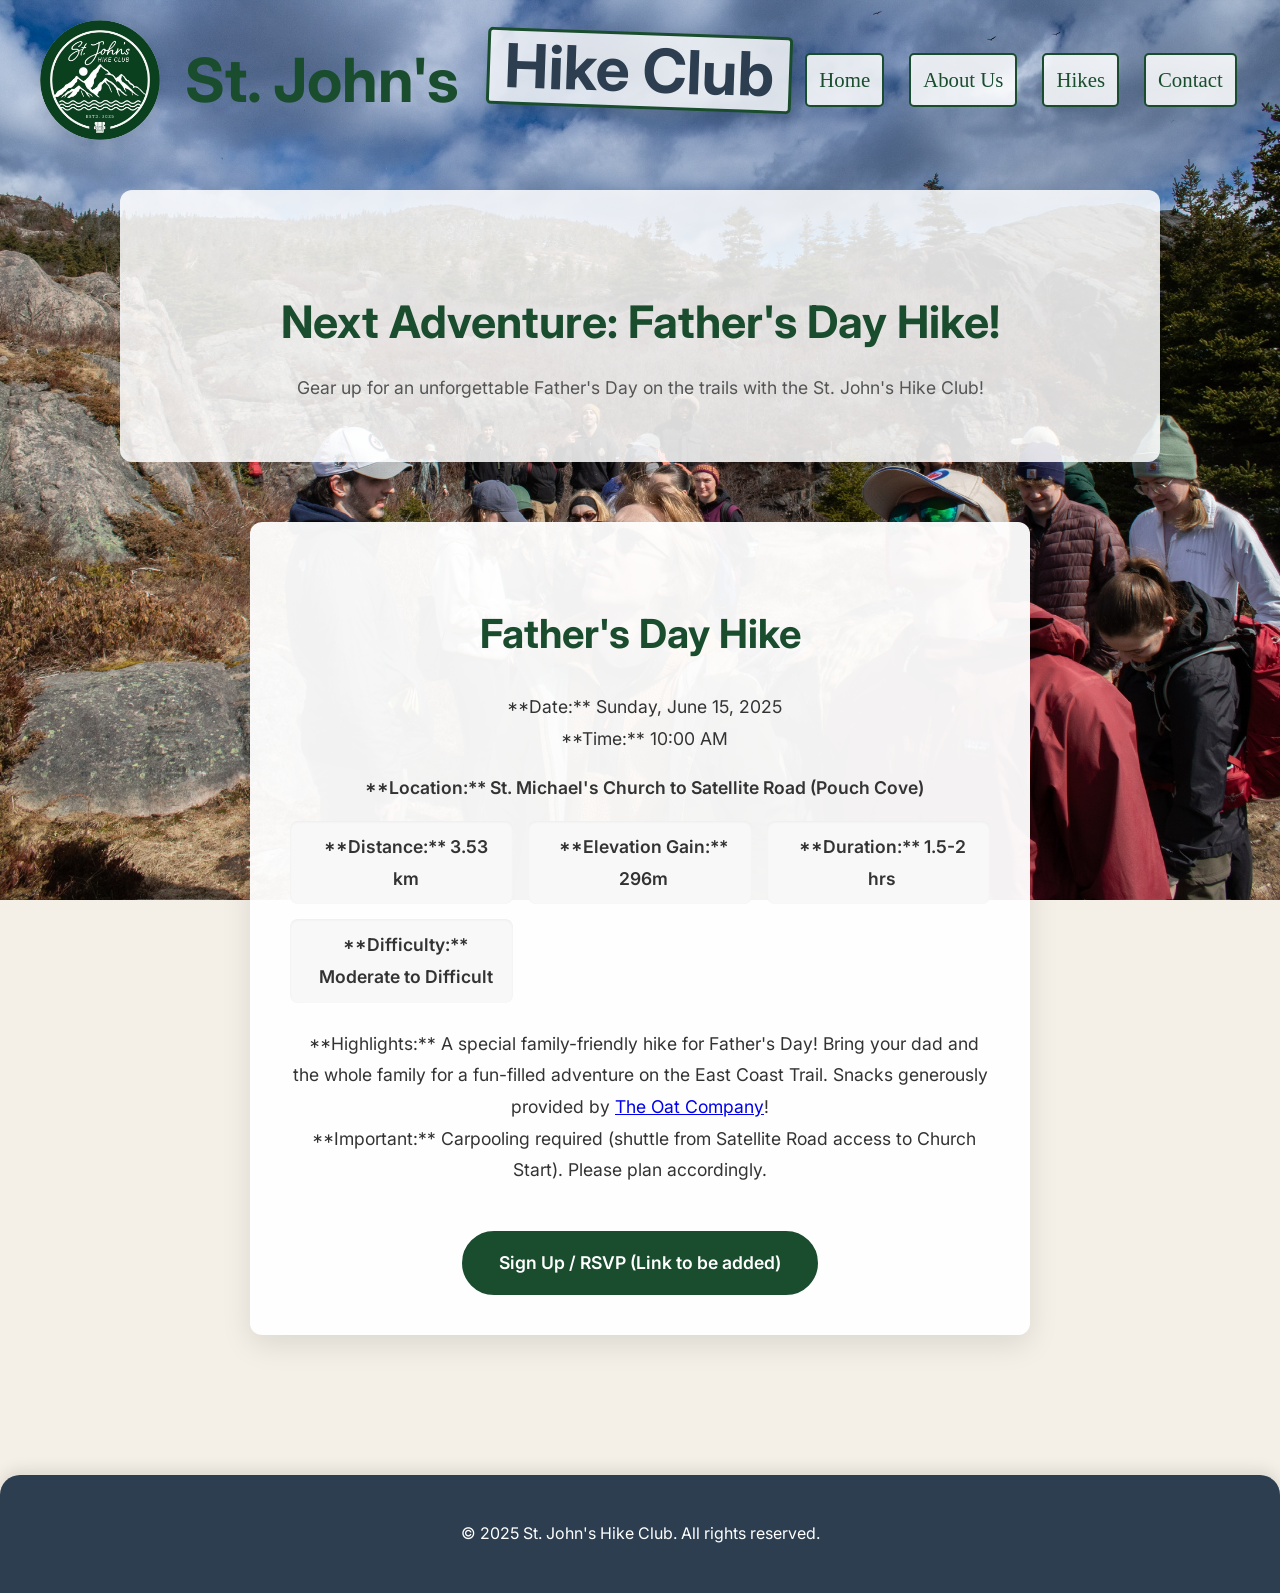
<file: SJHC_website/upcoming-hike.html>
<!DOCTYPE html>
<html lang="en">
<head>
    <meta charset="UTF-8">
    <meta name="viewport" content="width=device-width, initial-scale=1.0">
    <title>Upcoming Hike - St. John's Hike Club</title>
    <link rel="stylesheet" href="style.css">
    <link rel="preconnect" href="https://fonts.googleapis.com">
    <link rel="preconnect" href="https://fonts.gstatic.com" crossorigin>
    <link href="https://fonts.googleapis.com/css2?family=Inter:wght@400;600;700&family=Permanent+Marker&display=swap" rel="stylesheet">
</head>
<body>
    <div class="page-wrapper" id="upcoming-hike-page">

        <header class="main-header">
    <div class="header-left">
        <a href="index.html" class="logo-link">
            <div class="logo" role="img" aria-label="St. John's Hike Club Logo"></div>
        </a>
        <div class="site-title">
            St. John's <span class="pop-text">Hike Club</span>
        </div>
    </div>
    <nav class="main-nav">
        <ul class="nav-links">
            <li><a href="index.html">Home</a></li>
            <li class="dropdown">
                <a href="our-team.html" class="dropbtn">About Us <i class="fas fa-chevron-down"></i></a>
                <div class="dropdown-content">
                    <a href="our-team.html">Our Team</a>
                    <a href="sponsors.html">Sponsors</a>
                </div>
            </li>
            <li class="dropdown">
                <a href="#" class="dropbtn">Hikes <i class="fas fa-chevron-down"></i></a>
                <div class="dropdown-content">
                    <a href="upcoming-hike.html">Upcoming Hike</a>
                    <a href="past-hikes.html">Past Hikes</a>
                    <a href="what-hikes-can-i-do.html">What Hikes Can I Do?</a>
                </div>
            </li>
            <li><a href="contact-us.html">Contact</a></li>
        </ul>
    </nav>
    <button class="menu-toggle" aria-label="Toggle navigation">
        <i class="fas fa-bars"></i>
    </button>
</header>

        <main>
            <section class="page-hero-section">
                <h2>Next Adventure: Father's Day Hike!</h2>
                <p>Gear up for an unforgettable Father's Day on the trails with the St. John's Hike Club!</p>
            </section>

            <section class="hike-details-section content-section">
                <div class="hike-info-card">
                    <h3>Father's Day Hike</h3>
                    <p class="hike-date-time">
                        <i class="icon-calendar"></i> **Date:** Sunday, June 15, 2025
                        <br>
                        <i class="icon-clock"></i> **Time:** 10:00 AM
                    </p>
                    <p class="hike-location">
                        <i class="icon-map-pin"></i> **Location:** St. Michael's Church to Satellite Road (Pouch Cove)
                    </p>
                    <ul class="hike-stats">
                        <li><i class="icon-compass"></i> **Distance:** 3.53 km</li>
                        <li><i class="icon-mountain"></i> **Elevation Gain:** 296m</li>
                        <li><i class="icon-duration"></i> **Duration:** 1.5-2 hrs</li>
                        <li><i class="icon-level"></i> **Difficulty:** Moderate to Difficult</li>
                    </ul>
                    <p class="hike-notes">
                        <i class="icon-info"></i> **Highlights:** A special family-friendly hike for Father's Day! Bring your dad and the whole family for a fun-filled adventure on the East Coast Trail. Snacks generously provided by <a href="https://www.oatcompany.com/" target="_blank">The Oat Company</a>!
                        <br>
                        <i class="icon-car"></i> **Important:** Carpooling required (shuttle from Satellite Road access to Church Start). Please plan accordingly.
                    </p>
                    <a href="https://docs.google.com/forms/d/1n0r9Js6r7krlbdeRx0V7zRt3oYnBGLpYGYvGn3ClTj8/edit" class="btn primary-btn">Sign Up / RSVP (Link to be added)</a>
                </div>
            </section>
        </main>

        <footer class="main-footer">
            <p>&copy; 2025 St. John's Hike Club. All rights reserved.</p>
        </footer>

    </div>

    <script src="script.js"></script>
</body>
</html>
</file>
<file: style.css>
/* --- Global Styles --- */
:root {
    --primary-green: #1a4d2e; /* Dark green from logo */
    --secondary-dark: #2c3e50; /* Dark for nav/footer */
    --accent-beige: #f4f0e7; /* Beige from poster inspiration */
    --text-dark: #1a1a1a;
    --text-light: #ffffff;
    --light-grey: #f8f8f8;
}

body {
    margin: 0;
    font-family: 'Inter', sans-serif;
    line-height: 1.6;
    color: var(--text-dark);
}

h1, h2, h3, h4, h5, h6 {
    font-family: 'Inter', sans-serif;
    color: var(--text-dark);
    font-weight: 700;
}

/* --- Page Wrapper for Backgrounds --- */
.page-wrapper {
    position: relative;
    min-height: 100vh;
    display: flex;
    flex-direction: column;
    justify-content: space-between;

    background-size: cover;
    background-position: center center;
    background-repeat: no-repeat;
    background-attachment: fixed;
    background-color: var(--accent-beige); /* Fallback background color if image is not found */
}

/* Ensure main content and footer are visible and stack correctly */
main {
    position: relative;
    z-index: 1;
    flex-grow: 1;
}

.main-footer {
    position: relative;
    z-index: 1;
}

/* --- Specific Page Backgrounds --- */
#home-page {
    background-image: url('images/homepage.JPG'); /* */
}

#team-page {
    background-image: url('images/exec_team1.JPG'); /* */
}

#sponsors-page {
    background-image: url('images/sponsors1.JPG'); /* */
}

#upcoming-hike-page {
    background-image: url('images/upcoming_hike.JPG'); /* */
}

#past-hikes-page {
    /* Optional: Add a specific background image for past hikes if you have one */
     background-image: url('images/past-hikes.JPG');
}

#what-hikes-page {
    /* Optional: Add a specific background image for "What Hikes Can I Do?" page */
     background-image: url('images/what_hikes_bg.JPG');
}

#contact-page {
    background-image: url('images/contact_us.JPG'); /* */
}
#what-hikes-can-i-do {
    background-image: url('images/past_hikes.JPG');
}

/* --- Header and Banner Styling --- */
.main-header {
    background-color: transparent;
    display: flex;
    justify-content: space-between;
    align-items: center;
    padding: 20px 40px;
    position: relative;
    z-index: 100;
}

.header-left {
    display: flex;
    align-items: center;
}

.logo {
    background-image: url('images/stjohns_hike_club_logo.png');
    background-size: cover;
    background-position: center;
    height: 120px; /* Increased from 100px */
    width: 120px; /* Increased from 100px */
    margin-right: 25px;
    border-radius: 50%;
    box-shadow: 0 5px 15px rgba(0,0,0,0.1);
}

.site-title {
    margin: 0;
    font-family: 'Inter', sans-serif;
    font-size: 3.8em;
    font-weight: 700;
    line-height: 1;
    color: var(--primary-green);
    position: relative;
    display: inline-block;
}

.site-title .pop-text {
    color: var(--secondary-dark);
    background-color: rgba(255, 255, 255, 0.8);
    padding: 5px 15px;
    border: 3px solid var(--primary-green);
    border-radius: 5px;
    box-shadow: 5px 5px 15px rgba(0,0,0,0.15);
    position: relative;
    left: 15px;
    top: -10px;
    transform: rotate(2deg);
    display: inline-block;
    cursor: pointer; /* Indicate it's clickable */
    transition: transform 0.3s ease, background-color 0.3s ease, color 0.3s ease, border-color 0.3s ease; /* Add transitions */
}

.site-title .pop-text:hover {
    transform: rotate(0deg) scale(1.05); /* Straighten and slightly enlarge */
    background-color: var(--primary-green); /* Change background to green */
    color: var(--accent-beige); /* Change text to beige */
    border-color: var(--secondary-dark); /* Change border color */
    box-shadow: 0 8px 20px rgba(0,0,0,0.25); /* More pronounced shadow */
}

/* --- Navigation Bar Styling --- */
.main-nav {
    margin:auto;
}

.nav-links {
    list-style: none;
    margin: 0;
    padding: 0;
    display: flex;
    align-items: center;
}

.nav-links li {
    margin-left: 25px;
    position: relative;
}

.nav-links a {
    font-family: 'Permanent Marker', cursive; /* Already set, but confirming */
    font-size: 1.3em;
    color: var(--primary-green); /* Changed to dark green for better visibility */
    text-decoration: none;
    padding: 8px 12px;
    display: block;
    font-weight: 400;
    transition: color 0.3s ease, transform 0.3s ease, background-color 0.3s ease, border-color 0.3s ease;
    border: 2px solid var(--primary-green);
    border-radius: 5px;
    background-color: rgba(255, 255, 255, 0.85); /* More opaque background for better contrast */
}

.nav-links a:hover, .nav-links a:focus {
    color: var(--accent-beige); /* Changed to primary green on hover */
    background-color: var(--primary-green); /* Changed background to beige on hover */
    transform: translateY(-2px);
}

/* Dropdown specific styles */
.dropdown-content {
    background-color: var(--secondary-dark);
    min-width: 180px;
    box-shadow: 0px 8px 16px 0px rgba(0,0,0,0.4);
    border-radius: 8px;
    overflow: hidden;
    left: 0;
    top: 100%;
    display: none;
    position: absolute;
    z-index: 1;
}

.dropdown-content a {
    font-family: 'Permanent Marker', cursive; /* Changed to Permanent Marker */
    color: var(--accent-beige); /* Changed to beige */
    padding: 10px 18px;
    font-size: 1.1em; /* Slightly larger for dropdown consistency */
    text-align: left;
    white-space: nowrap;
    background-color: rgba(44, 62, 80, 0.8); /* Slightly transparent background for dropdown items */
    border-bottom: 1px solid rgba(26, 77, 46, 0.3); /* Subtle separator */
}

.dropdown-content a:hover {
    background-color: var(--primary-green);
    color: var(--text-light); /* Keep text light on hover */
    transform: none;
}

.dropdown:hover .dropdown-content {
    display: block;
}

/* Mobile Navigation Toggle (Hamburger) */
.menu-toggle {
    display: none;
    background: none;
    border: none;
    color: var(--secondary-dark);
    font-size: 2.5em;
    cursor: pointer;
    z-index: 200;
}

/* --- Hero Section Styling (Homepage) --- */
.hero-section {
    text-align: center;
    padding: 80px 20px;
    background-color: rgba(255, 255, 255, 0.85);
    margin-bottom: 30px;
    box-shadow: 0 8px 20px rgba(0,0,0,0.1);
    border-radius: 12px;
    margin: 50px auto;
    max-width: 1000px;
    position: relative;
    overflow: hidden;
    z-index: 2;
}

.hero-section h2 {
    font-size: 3.5em;
    margin-bottom: 25px;
    line-height: 1.1;
    color: var(--primary-green);
}

.hero-section p {
    font-size: 1.3em;
    max-width: 750px;
    margin: 0 auto 50px auto;
    color: #444;
}

/* --- Button Styling --- */
.btn {
    display: inline-block;
    padding: 16px 35px;
    border-radius: 35px;
    text-decoration: none;
    font-weight: 600;
    transition: all 0.3s ease;
    margin: 0 12px;
    white-space: nowrap;
    font-size: 1.1em;
}

.primary-btn {
    background-color: var(--primary-green);
    color: var(--text-light);
    border: 2px solid var(--primary-green);
}

.primary-btn:hover {
    background-color: #113620;
    border-color: #113620;
    transform: translateY(-3px);
    box-shadow: 0 6px 12px rgba(26, 77, 46, 0.4);
}

.secondary-btn {
    background-color: transparent;
    color: var(--primary-green);
    border: 2px solid var(--primary-green);
}

.secondary-btn:hover {
    background-color: var(--primary-green);
    color: var(--text-light);
    transform: translateY(-3px);
    box-shadow: 0 6px 12px rgba(0,0,0,0.15);
}

/* --- Page Hero Section (for inner pages like Our Team, Sponsors, Hikes) --- */
.page-hero-section {
    text-align: center;
    padding: 60px 20px;
    background-color: rgba(255, 255, 255, 0.85);
    margin:  30px auto; /* Increased top margin to push it down for contact-us */
    max-width: 1000px;
    border-radius: 12px;
    box-shadow: 0 4px 10px rgba(0,0,0,0.05);
    z-index: 2;
}

.page-hero-section h2 {
    font-size: 2.8em;
    margin-bottom: 15px;
    color: var(--primary-green);
}

.page-hero-section p {
    font-size: 1.1em;
    max-width: 700px;
    margin: 0 auto;
    color: #555;
}

/* --- General Content Section for Consistency --- */
.content-section {
    max-width: 1200px; /* Adjust as needed */
    margin: 60px auto; /* Consistent top/bottom margin */
    padding: 0 20px;
    position: relative;
    z-index: 2;
}

/* --- Team Members Grid --- */
.team-members-grid {
    display: grid;
    grid-template-columns: repeat(3, minmax(280px, 1fr));
    gap: 30px;
    position: relative;
    z-index: 2;
}

.team-member-card {
    background-color: rgba(255, 255, 255, 0.95);
    padding: 20px;
    border-radius: 12px;
    box-shadow: 0 5px 15px rgba(0,0,0,0.08);
    text-align: center;
    transition: transform 0.3s ease, box-shadow 0.3s ease;
    display: flex;
    flex-direction: column;
    align-items: center;
    justify-content: space-between;
    min-height: 380px;
    z-index: 3;
}

.team-member-card:hover {
    transform: translateY(-5px);
    box-shadow: 0 8px 20px rgba(0,0,0,0.12);
}

.member-photo {
    width: 160px;
    height: 160px;
    border-radius: 50%;
    object-fit: cover;
    margin-bottom: 20px;
    border: 5px solid var(--primary-green);
    box-shadow: 0 0 0 6px rgba(26, 77, 46, 0.15);
}

.card-content {
    display: flex;
    flex-direction: column;
    align-items: center;
    flex-grow: 1;
    justify-content: center;
}

.team-member-card h3 {
    font-size: 1.6em;
    margin-top: 0;
    margin-bottom: 5px;
    color: var(--primary-green);
}

.member-title {
    font-weight: 600;
    color: var(--secondary-dark);
    margin-bottom: 10px;
    font-size: 1em;
}

.member-blurb {
    font-size: 0.9em;
    color: #666;
    line-height: 1.5;
    margin-top: auto;
    padding-top: 15px;
    border-top: 1px solid var(--light-grey);
    width: 100%;
}

/* --- Sponsors Grid --- */
.sponsors-grid {
    display: grid;
    grid-template-columns: repeat(auto-fit, minmax(300px, 1fr));
    gap: 40px;
    position: relative;
    z-index: 2;
}

.sponsor-card {
    background-color: rgba(255, 255, 255, 0.95);
    padding: 30px;
    border-radius: 12px;
    box-shadow: 0 5px 15px rgba(0,0,0,0.08);
    text-align: center;
    transition: transform 0.3s ease, box-shadow 0.3s ease;
    display: flex;
    flex-direction: column;
    align-items: center;
    justify-content: space-between;
    min-height: 380px;
    z-index: 3;
}

.sponsor-card:hover {
    transform: translateY(-5px);
    box-shadow: 0 8px 20px rgba(0,0,0,0.12);
}

.sponsor-logo {
    max-width: 180px;
    max-height: 120px;
    object-fit: contain;
    margin-bottom: 25px;
    border-radius: 8px;
    box-shadow: 0 2px 8px rgba(0,0,0,0.05);
}

.sponsor-card h3 {
    font-size: 2em;
    margin-top: 0;
    margin-bottom: 15px;
    color: var(--primary-green);
}

.sponsor-blurb {
    font-size: 1.1em;
    color: #555;
    line-height: 1.6;
    margin-top: auto;
    padding-top: 20px;
    border-top: 1px solid var(--light-grey);
    width: 100%;
    text-align: left;
}

.sponsor-card .btn {
    margin-top: 25px;
}

/* --- Past Hikes List --- */
.past-hikes-list {
    display: flex;
    flex-direction: column;
    gap: 40px;
    position: relative;
    z-index: 2;
}

.hike-card {
    background-color: rgba(255, 255, 255, 0.95);
    border-radius: 12px;
    box-shadow: 0 5px 15px rgba(0,0,0,0.08);
    display: flex;
    align-items: flex-start;
    overflow: hidden;
    transition: transform 0.3s ease, box-shadow 0.3s ease;
}

.hike-card:hover {
    transform: translateY(-5px);
    box-shadow: 0 8px 20px rgba(0,0,0,0.12);
}

.hike-image-placeholder {
    flex-shrink: 0;
    width: 280px;
    height: 200px;
    background-color: #e0e0e0;
    display: flex;
    justify-content: center;
    align-items: center;
    font-size: 1.2em;
    color: #666;
    position: relative;
    overflow: hidden;
    background-size: cover;
    background-position: center;
    /* Example: background-image: url('../images/hike_signalhill.JPG'); */
}

.hike-image-placeholder img {
    width: 100%;
    height: 100%;
    object-fit: cover;
}

.hike-date-overlay {
    position: absolute;
    bottom: 10px;
    right: 10px;
    background-color: rgba(0, 0, 0, 0.6);
    color: white;
    padding: 5px 10px;
    border-radius: 5px;
    font-size: 0.9em;
    font-weight: 600;
}

.hike-details {
    flex-grow: 1;
    padding: 25px 30px;
    text-align: left;
}

.hike-details h3 {
    font-size: 1.8em;
    margin-top: 0;
    margin-bottom: 10px;
    color: var(--primary-green);
}

.hike-location {
    font-weight: 600;
    color: var(--secondary-dark);
    margin-bottom: 10px;
    font-size: 1em;
}

.hike-meta {
    font-size: 0.9em;
    color: #777;
    margin-bottom: 15px;
    line-height: 1.4;
}

.hike-description {
    font-size: 1em;
    color: #444;
    line-height: 1.6;
    margin-bottom: 0;
}

/* --- Upcoming Hike Page Specifics --- */
.hike-details-section {
    display: flex;
    justify-content: center;
    align-items: center;
    padding: 40px 20px;
    min-height: calc(100vh - 200px); /* Adjust based on header/footer height */
    position: relative;
    z-index: 2;
}

.hike-info-card {
    background-color: rgba(255, 255, 255, 0.95);
    border-radius: 12px;
    box-shadow: 0 10px 30px rgba(0,0,0,0.1);
    padding: 40px;
    max-width: 700px;
    text-align: center;
}

.hike-info-card h3 {
    font-size: 2.5em;
    color: var(--primary-green);
    margin-bottom: 25px;
}

.hike-info-card p,
.hike-info-card ul {
    font-size: 1.1em;
    color: #333;
    line-height: 1.8;
    margin-bottom: 15px;
}

.hike-info-card ul {
    list-style: none;
    padding: 0;
    margin-bottom: 25px;
    display: grid;
    grid-template-columns: repeat(auto-fit, minmax(180px, 1fr));
    gap: 15px;
}

.hike-info-card li {
    background-color: var(--light-grey);
    padding: 10px 15px;
    border-radius: 8px;
    font-weight: 600;
    display: flex;
    align-items: center;
    justify-content: center;
    text-align: center;
    box-shadow: inset 0 1px 3px rgba(0,0,0,0.05);
}

.hike-info-card i {
    margin-right: 8px;
    color: var(--primary-green);
}

.hike-info-card .btn {
    margin-top: 30px;
    width: auto;
    min-width: 200px;
}

/* --- What Hikes Can I Do? Page Specifics --- */
.hike-types-grid {
    display: grid;
    grid-template-columns: repeat(auto-fit, minmax(300px, 1fr));
    gap: 30px;
}

.hike-type-card {
    background-color: rgba(255, 255, 255, 0.95);
    border-radius: 12px;
    box-shadow: 0 5px 15px rgba(0,0,0,0.08);
    padding: 30px;
    text-align: left;
    transition: transform 0.3s ease, box-shadow 0.3s ease;
}

.hike-type-card:hover {
    transform: translateY(-5px);
    box-shadow: 0 8px 20px rgba(0,0,0,0.12);
}

.hike-type-card h3 {
    font-size: 1.8em;
    color: var(--primary-green);
    margin-top: 0;
    margin-bottom: 15px;
}

.hike-type-card p {
    font-size: 1em;
    color: #444;
    line-height: 1.6;
    margin-bottom: 20px;
}

.hike-type-card ul {
    list-style: none;
    padding: 0;
    margin: 0;
}

.hike-type-card li {
    font-size: 0.95em;
    color: #555;
    margin-bottom: 8px;
    line-height: 1.4;
}

.hike-type-card li strong {
    color: var(--secondary-dark);
}

/* --- Contact Form Styling --- */
.contact-form-container {
    background-color: rgba(255, 255, 255, 0.95);
    padding: 40px;
    border-radius: 12px;
    box-shadow: 0 5px 15px rgba(0,0,0,0.08);
    max-width: 600px;
    margin: 40px auto; /* Center the form */
    display: flex;
    flex-direction: column;
    gap: 20px;
}

.contact-form .form-group {
    margin-bottom: 20px;
}

.contact-form label {
    display: block;
    font-weight: 600;
    margin-bottom: 8px;
    color: var(--secondary-dark);
    font-size: 1.1em;
}

.contact-form input[type="text"],
.contact-form input[type="email"],
.contact-form textarea {
    width: 100%;
    padding: 12px;
    border: 1px solid var(--light-grey);
    border-radius: 8px;
    font-size: 1em;
    box-sizing: border-box; /* Include padding in width */
    transition: border-color 0.3s ease, box-shadow 0.3s ease;
}

.contact-form input[type="text"]:focus,
.contact-form input[type="email"]:focus,
.contact-form textarea:focus {
    border-color: var(--primary-green);
    box-shadow: 0 0 0 3px rgba(26, 77, 46, 0.2);
    outline: none;
}

.contact-form textarea {
    resize: vertical; /* Allow vertical resizing */
    min-height: 120px;
}

.contact-form .btn {
    width: auto; /* Make button fit content */
    padding: 12px 25px;
    font-size: 1.1em;
    margin-top: 10px;
}

.contact-info-section {
    text-align: center;
    margin-top: 50px;
    padding: 30px;
    background-color: rgba(255, 255, 255, 0.9);
    border-radius: 12px;
    box-shadow: 0 5px 15px rgba(0,0,0,0.05);
    max-width: 600px;
    margin-left: auto;
    margin-right: auto;
    color: #333;
}

.contact-info-section h3 {
    color: var(--primary-green);
    margin-bottom: 25px;
    font-size: 1.8em;
}

.contact-info-section p {
    font-size: 1.1em;
    margin-bottom: 12px;
}

.contact-info-section p i {
    margin-right: 10px;
    color: var(--primary-green);
}

.contact-info-section a {
    color: var(--primary-green);
    text-decoration: none;
    font-weight: 500;
}

.contact-info-section a:hover {
    text-decoration: underline;
}

/* --- Footer Styling --- */
.main-footer {
    background-color: var(--secondary-dark);
    color: var(--text-light);
    padding: 30px;
    text-align: center;
    font-size: 1em;
    margin-top: 80px;
    display: flex;
    flex-direction: column;
    align-items: center;
    justify-content: center;
    border-top-left-radius: 20px;
    border-top-right-radius: 20px;
    box-shadow: 0 -5px 15px rgba(0,0,0,0.1);
    z-index: 1;
}

/* --- Responsive Adjustments --- */
/* For 2 columns on medium screens (tablets) */
@media (max-width: 1024px) {
    .team-members-grid {
        grid-template-columns: repeat(2, minmax(280px, 1fr));
        max-width: 700px;
    }
}

/* Mobile navigation and general layout adjustments */
@media (max-width: 992px) {
    .main-header {
        flex-direction: column;
        align-items: flex-start;
        padding: 20px;
    }

    .header-left {
        width: 100%;
        justify-content: center;
        margin-bottom: 20px;
    }

    .site-title {
        font-size: 2.8em;
    }

    .site-title .pop-text {
        left: 10px;
        top: -8px;
        padding: 3px 10px;
        transform: rotate(0deg);
    }

    .menu-toggle {
        display: block;
        position: absolute;
        right: 20px;
        top: 20px;
        color: var(--primary-green);
    }

    .main-nav {
        position: fixed;
        top: 0;
        right: -100%;
        width: 70%;
        height: 100%;
        background-color: rgba(44, 62, 80, 0.95);
        padding-top: 80px;
        transition: right 0.4s ease-in-out;
        z-index: 150;
        flex-direction: column;
        align-items: center;
        justify-content: flex-start;
        box-shadow: -5px 0 15px rgba(0,0,0,0.3);
    }

    .main-nav.active {
        right: 0;
    }

    .nav-links {
        flex-direction: column;
        width: 100%;
        text-align: center;
    }

    .nav-links li {
        margin: 15px 0;
    }

    .nav-links a {
        font-size: 1.4em;
        color: var(--text-light);
        padding: 15px 0;
        /* Re-apply styles for mobile nav links if needed */
        border: none; /* Remove border in mobile nav if desired */
        background-color: transparent;
        border-radius: 0;
    }

    .nav-links a:hover, .nav-links a:focus {
        background-color: rgba(255, 255, 255, 0.1);
        border-radius: 0;
    }

    .dropdown .dropdown-content {
        position: static;
        display: none;
        width: 100%;
        box-shadow: none;
        background-color: rgba(62, 94, 127, 0.9);
        border-radius: 0;
    }

    .dropdown.active .dropdown-content {
        display: block;
    }

    .hero-section, .page-hero-section {
        padding: 60px 15px;
        margin: 30px auto;
    }

    .hero-section h2, .page-hero-section h2 {
        font-size: 2.8em;
    }

    .hero-section p, .page-hero-section p {
        font-size: 1.1em;
    }

    .btn {
        padding: 14px 28px;
        margin: 10px 0;
        width: 90%;
        max-width: 350px;
    }

    .main-footer {
        padding: 20px;
    }
}

/* For single column on small mobile screens */
@media (max-width: 768px) {
    .team-members-grid {
        grid-template-columns: 1fr;
        gap: 20px;
        margin: 40px auto;
        padding: 0 15px;
        max-width: 400px;
    }

    .member-photo {
        width: 140px;
        height: 140px;
    }

    .team-member-card {
        min-height: auto;
    }

    /* Responsive adjustments for sponsors grid */
    .sponsors-grid {
        grid-template-columns: 1fr;
        max-width: 400px;
    }

    .sponsor-card {
        min-height: auto;
    }

    .sponsor-logo {
        max-width: 150px;
        max-height: 100px;
    }

    .sponsor-card h3 {
        font-size: 1.8em;
    }

    .sponsor-blurb {
        font-size: 1em;
        text-align: center;
    }

    /* Responsive adjustments for past hikes cards */
    .hike-card {
        flex-direction: column;
        align-items: center;
    }

    .hike-image-placeholder {
        width: 100%;
        height: 250px;
        border-radius: 12px 12px 0 0;
    }

    .hike-details {
        padding: 20px;
        text-align: center;
    }

    .hike-details h3 {
        font-size: 1.6em;
    }

    .hike-description {
        font-size: 0.9em;
    }

    .hike-date-overlay {
        bottom: auto;
        top: 10px;
        left: 10px;
        right: auto;
        padding: 5px 8px;
    }

    /* Responsive adjustments for upcoming hike */
    .hike-info-card {
        padding: 30px 20px;
    }

    .hike-info-card h3 {
        font-size: 2em;
    }

    .hike-info-card ul {
        grid-template-columns: 1fr;
    }

    /* Responsive adjustments for contact page */
    .contact-form-container, .contact-info-section {
        padding: 25px;
        margin: 30px auto;
    }

    .contact-form label {
        font-size: 1em;
    }

    .contact-form input[type="text"],
    .contact-form input[type="email"],
    .contact-form textarea {
        padding: 10px;
        font-size: 0.95em;
    }

    .contact-info-section h3 {
        font-size: 1.6em;
    }

    .contact-info-section p {
        font-size: 1em;
    }
}

/* --- New Homepage Sections Styles --- */
/* General styling for content sections */
.content-section {
    max-width: 1200px;
    margin: 60px auto; /* Consistent spacing above and below */
    padding: 0 20px; /* Padding on the sides */
    position: relative;
    z-index: 2;
    text-align: center; /* Center align content within these sections */
}

.section-title {
    font-size: 2.5em;
    color: var(--primary-green);
    margin-bottom: 40px;
    text-align: center;
    line-height: 1.2;
}

.section-content {
    background-color: rgba(255, 255, 255, 0.95);
    padding: 40px;
    border-radius: 12px;
    box-shadow: 0 5px 15px rgba(0,0,0,0.08);
}

.section-image {
    max-width: 100%;
    height: auto;
    border-radius: 8px;
    box-shadow: 0 2px 8px rgba(0,0,0,0.1);
    margin-bottom: 30px; /* Space below image before text on stacked layout */
}

/* Layout for Team and Sponsors sections (image + text) */
.team-overview,
.sponsors-overview {
    display: flex;
    flex-direction: column; /* Default to column stacking for small screens */
    align-items: center; /* Center items when stacked */
    gap: 30px; /* Space between image and text */
    margin-bottom: 30px; /* Space below this content block */
}

/* Responsive adjustment for larger screens (e.g., tablets and desktops) */
@media (min-width: 768px) {
    .team-overview,
    .sponsors-overview {
        flex-direction: row; /* Arrange items in a row */
        text-align: left; /* Align text to the left when in row */
        justify-content: center; /* Center the entire row horizontally */
    }
    .team-overview .team-photo-container,
    .sponsors-overview .sponsor-photo-container {
        flex-shrink: 0; /* Don't shrink the image container */
        width: 40%; /* Image takes 40% width */
        max-width: 400px; /* Limit max width of the image */
    }
    .team-overview .team-blurb-container,
    .sponsors-overview .sponsor-blurb-container {
        flex-grow: 1; /* Allow text container to grow */
        width: 60%; /* Text takes 60% width */
        padding-left: 20px; /* Space between image and text */
        display: flex; /* Use flex to align content within the blurb container */
        flex-direction: column;
        justify-content: center; /* Vertically center the text and button */
    }
    /* Special order for the Sponsors section (image on right, text on left) */
    .sponsors-overview {
        flex-direction: row-reverse; /* Reverses the order of image and text */
    }
    .sponsors-overview .sponsor-blurb-container {
        padding-left: 0; /* Remove left padding */
        padding-right: 20px; /* Add right padding */
    }
}


/* New to Hiking Section Specifics */
.hiking-guide p {
    font-size: 1.1em;
    line-height: 1.6;
    margin-bottom: 25px;
    max-width: 800px; /* Keep text readable width */
    margin-left: auto;
    margin-right: auto;
}

.hiking-guide ul {
    list-style: none; /* Remove default bullet points */
    padding: 0;
    margin: 20px auto; /* Space around the list */
    max-width: 800px; /* Keep list readable width */
    text-align: left; /* Align list items to the left */
}

.hiking-guide li {
    background-color: var(--light-grey);
    padding: 15px 20px;
    margin-bottom: 15px; /* Space between list items */
    border-left: 5px solid var(--primary-green); /* Green accent bar */
    border-radius: 8px;
    font-size: 1.1em;
    line-height: 1.5;
    box-shadow: 0 2px 5px rgba(0,0,0,0.05);
}

.hiking-guide li strong {
    color: var(--secondary-dark); /* Darker text for bold parts */
}

.new-to-hiking-section .btn {
    margin-top: 20px; /* Space above the button */
}

/* Call to Action Section Specifics */
.call-to-action-section p {
    font-size: 1.1em;
    line-height: 1.7;
    margin-bottom: 20px;
    max-width: 800px; /* Keep text readable width */
    margin-left: auto;
    margin-right: auto;
}

.call-to-action-section .btn {
    margin-top: 30px; /* Space above the button */
}
</file>
<file: upcoming-styles.css>
/* Global Variables */
:root {
    --primary-green: #1a4d2e;
    --secondary-dark: #2c3e50;
    --accent-beige: #f4f0e7;
    --text-dark: #1a1a1a;
    --text-light: #ffffff;
    --light-grey: #f8f8f8;
}

/* Page Background */
#upcoming-hike-page {
    background-image: url('images/upcoming_hike.JPG');
    background-size: cover;
    background-position: center;
    background-repeat: no-repeat;
    background-attachment: fixed;
}

/* Section Wrapper */
.hike-details-section,
.content-section {
    display: flex;
    justify-content: center;
    align-items: center;
    flex-direction: column;
    margin: 0 auto;
    padding: 0;
    max-width: 1100px;
}

/* Card Container */
.hike-info-card {
    margin: 30px 0;
    padding: 30px;
    background-color: rgba(255, 255, 255, 0.95);
    border-radius: 12px;
    box-shadow: 0 5px 15px rgba(0, 0, 0, 0.1);
    text-align: center;
    width: 100%;
}

/* Card Headings */
.hike-info-card h3 {
    font-size: 2em;
    color: var(--primary-green);
    margin-bottom: 20px;
}

/* Grid of Cards */
.hike-cards-grid {
    display: grid;
    grid-template-columns: repeat(4, 1fr); /* 4 columns on desktop */
    gap: 20px;
    list-style: none; /* Remove default UL styles */
    padding: 0;
    margin: 0;
    width: 100%;
}

/* Individual Card */
.hike-card {
    background-color: rgba(255, 255, 255, 0.95);
    border-radius: 10px;
    box-shadow: 0 4px 10px rgba(0, 0, 0, 0.1);
    display: flex;
    flex-direction: column;
    justify-content: space-between;
    height: 100%; /* Equal heights */
    text-align: center;
    padding: 15px;
    transition: transform 0.3s ease, box-shadow 0.3s ease;
}

.hike-card:hover {
    transform: translateY(-3px);
    box-shadow: 0 6px 15px rgba(0, 0, 0, 0.15);
}

/* Card Title & Details */
.hike-card-title {
    font-size: 1.2em;
    font-weight: 700;
    color: var(--primary-green);
    margin-bottom: 6px;
}

.hike-card-detail {
    font-size: 1em;
    color: #5c3d2e; /* earthy brown */
}

/* Sponsor Logos Row */
.hero-sponsors {
    display: flex;
    justify-content: center;
    align-items: center;
    margin-top: 20px;
    gap: 25px;
}

.sponsor-logo {
    height: 80px;
    object-fit: contain;
    filter: drop-shadow(0 2px 4px rgba(0, 0, 0, 0.2));
    transition: transform 0.3s ease;
}

.sponsor-logo:hover {
    transform: scale(1.05);
}

.central-logo {
    height: 175px; /* slightly larger for SJHC */
}

/* Buttons */
.btn {
    display: inline-block;
    padding: 14px 28px;
    border-radius: 35px;
    text-decoration: none;
    font-weight: 600;
    font-size: 1.1em;
    margin: 15px auto 0 auto;
    transition: all 0.3s ease;
}

.primary-btn {
    background-color: var(--primary-green);
    color: var(--text-light);
    border: none;
}

.primary-btn:hover {
    background-color: #113620;
    transform: translateY(-2px);
}

/* Responsive: 2 columns on tablets, 1 on mobile */
@media (max-width: 992px) {
    .hike-cards-grid {
        grid-template-columns: repeat(2, 1fr);
    }
}

@media (max-width: 768px) {
    .hike-cards-grid {
        grid-template-columns: 1fr;
    }

    .hike-info-card {
        padding: 20px;
    }

    .hero-sponsors {
        flex-direction: column;
    }

    .sponsor-logo,
    .central-logo {
        height: 50px;
    }
}
/* Retro Announcement Style */
.retro-announcement {
    background-color: #f4f0e7;
    color: var(--primary-green);
    text-align: center;
    padding: 50px 20px;
    border-radius: 12px;
    box-shadow: 0 5px 20px rgba(0, 0, 0, 0.1);
}

.announcement-header {
    font-family: 'Permanent Marker', cursive;
    font-size: 2.5em;
    font-weight: bold;
    line-height: 1.2;
    margin-bottom: 20px;
}

.announcement-banner {
    display: inline-block;
    background-color: var(--primary-green);
    color: var(--text-light);
    padding: 8px 20px;
    border-radius: 6px;
    font-weight: 700;
    font-size: 1.2em;
    margin-bottom: 25px;
}

.announcement-body {
    font-size: 1.5em;
    font-weight: 600;
    margin: 10px 0 20px 0;
    color: var(--primary-green);
}

.announcement-subtext {
    font-size: 1.1em;
    line-height: 1.6;
    color: #444;
}
</file>
<file: SJHC_website/style.css>
/* --- Global Styles --- */
:root {
    --primary-green: #1a4d2e; /* Dark green from logo */
    --secondary-dark: #2c3e50; /* Dark for nav/footer */
    --accent-beige: #f4f0e7; /* Beige from poster inspiration */
    --text-dark: #1a1a1a;
    --text-light: #ffffff;
    --light-grey: #f8f8f8;
}

body {
    margin: 0;
    font-family: 'Inter', sans-serif;
    line-height: 1.6;
    color: var(--text-dark);
}

h1, h2, h3, h4, h5, h6 {
    font-family: 'Inter', sans-serif;
    color: var(--text-dark);
    font-weight: 700;
}

/* --- Page Wrapper for Backgrounds --- */
.page-wrapper {
    position: relative;
    min-height: 100vh;
    display: flex;
    flex-direction: column;
    justify-content: space-between;

    background-size: cover;
    background-position: center center;
    background-repeat: no-repeat;
    background-attachment: fixed;
    background-color: var(--accent-beige); /* Fallback background color if image is not found */
}

/* Ensure main content and footer are visible and stack correctly */
main {
    position: relative;
    z-index: 1;
    flex-grow: 1;
}

.main-footer {
    position: relative;
    z-index: 1;
}

/* --- Specific Page Backgrounds --- */
#home-page {
    background-image: url('images/homepage.JPG'); /* */
}

#team-page {
    background-image: url('images/exec_team1.JPG'); /* */
}

#sponsors-page {
    background-image: url('images/sponsors1.JPG'); /* */
}

#upcoming-hike-page {
    background-image: url('images/upcoming_hike.JPG'); /* */
}

#past-hikes-page {
    /* Optional: Add a specific background image for past hikes if you have one */
     background-image: url('images/past-hikes.JPG');
}

#what-hikes-page {
    /* Optional: Add a specific background image for "What Hikes Can I Do?" page */
     background-image: url('images/what_hikes_bg.JPG');
}

#contact-page {
    background-image: url('images/contact_us.JPG'); /* */
}
#what-hikes-can-i-do {
    background-image: url('images/past_hikes.JPG');
}

/* --- Header and Banner Styling --- */
.main-header {
    background-color: transparent;
    display: flex;
    justify-content: space-between;
    align-items: center;
    padding: 20px 40px;
    position: relative;
    z-index: 100;
}

.header-left {
    display: flex;
    align-items: center;
}

.logo {
    background-image: url('images/stjohns_hike_club_logo.png');
    background-size: cover;
    background-position: center;
    height: 120px; /* Increased from 100px */
    width: 120px; /* Increased from 100px */
    margin-right: 25px;
    border-radius: 50%;
    box-shadow: 0 5px 15px rgba(0,0,0,0.1);
}

.site-title {
    margin: 0;
    font-family: 'Inter', sans-serif;
    font-size: 3.8em;
    font-weight: 700;
    line-height: 1;
    color: var(--primary-green);
    position: relative;
    display: inline-block;
}

.site-title .pop-text {
    color: var(--secondary-dark);
    background-color: rgba(255, 255, 255, 0.8);
    padding: 5px 15px;
    border: 3px solid var(--primary-green);
    border-radius: 5px;
    box-shadow: 5px 5px 15px rgba(0,0,0,0.15);
    position: relative;
    left: 15px;
    top: -10px;
    transform: rotate(2deg);
    display: inline-block;
    cursor: pointer; /* Indicate it's clickable */
    transition: transform 0.3s ease, background-color 0.3s ease, color 0.3s ease, border-color 0.3s ease; /* Add transitions */
}

.site-title .pop-text:hover {
    transform: rotate(0deg) scale(1.05); /* Straighten and slightly enlarge */
    background-color: var(--primary-green); /* Change background to green */
    color: var(--accent-beige); /* Change text to beige */
    border-color: var(--secondary-dark); /* Change border color */
    box-shadow: 0 8px 20px rgba(0,0,0,0.25); /* More pronounced shadow */
}

/* --- Navigation Bar Styling --- */
.main-nav {
    margin:auto;
}

.nav-links {
    list-style: none;
    margin: 0;
    padding: 0;
    display: flex;
    align-items: center;
}

.nav-links li {
    margin-left: 25px;
    position: relative;
}

.nav-links a {
    font-family: 'Permanent Marker', cursive; /* Already set, but confirming */
    font-size: 1.3em;
    color: var(--primary-green); /* Changed to dark green for better visibility */
    text-decoration: none;
    padding: 8px 12px;
    display: block;
    font-weight: 400;
    transition: color 0.3s ease, transform 0.3s ease, background-color 0.3s ease, border-color 0.3s ease;
    border: 2px solid var(--primary-green);
    border-radius: 5px;
    background-color: rgba(255, 255, 255, 0.85); /* More opaque background for better contrast */
}

.nav-links a:hover, .nav-links a:focus {
    color: var(--accent-beige); /* Changed to primary green on hover */
    background-color: var(--primary-green); /* Changed background to beige on hover */
    transform: translateY(-2px);
}

/* Dropdown specific styles */
.dropdown-content {
    background-color: var(--secondary-dark);
    min-width: 180px;
    box-shadow: 0px 8px 16px 0px rgba(0,0,0,0.4);
    border-radius: 8px;
    overflow: hidden;
    left: 0;
    top: 100%;
    display: none;
    position: absolute;
    z-index: 1;
}

.dropdown-content a {
    font-family: 'Permanent Marker', cursive; /* Changed to Permanent Marker */
    color: var(--accent-beige); /* Changed to beige */
    padding: 10px 18px;
    font-size: 1.1em; /* Slightly larger for dropdown consistency */
    text-align: left;
    white-space: nowrap;
    background-color: rgba(44, 62, 80, 0.8); /* Slightly transparent background for dropdown items */
    border-bottom: 1px solid rgba(26, 77, 46, 0.3); /* Subtle separator */
}

.dropdown-content a:hover {
    background-color: var(--primary-green);
    color: var(--text-light); /* Keep text light on hover */
    transform: none;
}

.dropdown:hover .dropdown-content {
    display: block;
}

/* Mobile Navigation Toggle (Hamburger) */
.menu-toggle {
    display: none;
    background: none;
    border: none;
    color: var(--secondary-dark);
    font-size: 2.5em;
    cursor: pointer;
    z-index: 200;
}

/* --- Hero Section Styling (Homepage) --- */
.hero-section {
    text-align: center;
    padding: 80px 20px;
    background-color: rgba(255, 255, 255, 0.85);
    margin-bottom: 30px;
    box-shadow: 0 8px 20px rgba(0,0,0,0.1);
    border-radius: 12px;
    margin: 50px auto;
    max-width: 1000px;
    position: relative;
    overflow: hidden;
    z-index: 2;
}

.hero-section h2 {
    font-size: 3.5em;
    margin-bottom: 25px;
    line-height: 1.1;
    color: var(--primary-green);
}

.hero-section p {
    font-size: 1.3em;
    max-width: 750px;
    margin: 0 auto 50px auto;
    color: #444;
}

/* --- Button Styling --- */
.btn {
    display: inline-block;
    padding: 16px 35px;
    border-radius: 35px;
    text-decoration: none;
    font-weight: 600;
    transition: all 0.3s ease;
    margin: 0 12px;
    white-space: nowrap;
    font-size: 1.1em;
}

.primary-btn {
    background-color: var(--primary-green);
    color: var(--text-light);
    border: 2px solid var(--primary-green);
}

.primary-btn:hover {
    background-color: #113620;
    border-color: #113620;
    transform: translateY(-3px);
    box-shadow: 0 6px 12px rgba(26, 77, 46, 0.4);
}

.secondary-btn {
    background-color: transparent;
    color: var(--primary-green);
    border: 2px solid var(--primary-green);
}

.secondary-btn:hover {
    background-color: var(--primary-green);
    color: var(--text-light);
    transform: translateY(-3px);
    box-shadow: 0 6px 12px rgba(0,0,0,0.15);
}

/* --- Page Hero Section (for inner pages like Our Team, Sponsors, Hikes) --- */
.page-hero-section {
    text-align: center;
    padding: 60px 20px;
    background-color: rgba(255, 255, 255, 0.85);
    margin:  30px auto; /* Increased top margin to push it down for contact-us */
    max-width: 1000px;
    border-radius: 12px;
    box-shadow: 0 4px 10px rgba(0,0,0,0.05);
    z-index: 2;
}

.page-hero-section h2 {
    font-size: 2.8em;
    margin-bottom: 15px;
    color: var(--primary-green);
}

.page-hero-section p {
    font-size: 1.1em;
    max-width: 700px;
    margin: 0 auto;
    color: #555;
}

/* --- General Content Section for Consistency --- */
.content-section {
    max-width: 1200px; /* Adjust as needed */
    margin: 60px auto; /* Consistent top/bottom margin */
    padding: 0 20px;
    position: relative;
    z-index: 2;
}

/* --- Team Members Grid --- */
.team-members-grid {
    display: grid;
    grid-template-columns: repeat(3, minmax(280px, 1fr));
    gap: 30px;
    position: relative;
    z-index: 2;
}

.team-member-card {
    background-color: rgba(255, 255, 255, 0.95);
    padding: 20px;
    border-radius: 12px;
    box-shadow: 0 5px 15px rgba(0,0,0,0.08);
    text-align: center;
    transition: transform 0.3s ease, box-shadow 0.3s ease;
    display: flex;
    flex-direction: column;
    align-items: center;
    justify-content: space-between;
    min-height: 380px;
    z-index: 3;
}

.team-member-card:hover {
    transform: translateY(-5px);
    box-shadow: 0 8px 20px rgba(0,0,0,0.12);
}

.member-photo {
    width: 160px;
    height: 160px;
    border-radius: 50%;
    object-fit: cover;
    margin-bottom: 20px;
    border: 5px solid var(--primary-green);
    box-shadow: 0 0 0 6px rgba(26, 77, 46, 0.15);
}

.card-content {
    display: flex;
    flex-direction: column;
    align-items: center;
    flex-grow: 1;
    justify-content: center;
}

.team-member-card h3 {
    font-size: 1.6em;
    margin-top: 0;
    margin-bottom: 5px;
    color: var(--primary-green);
}

.member-title {
    font-weight: 600;
    color: var(--secondary-dark);
    margin-bottom: 10px;
    font-size: 1em;
}

.member-blurb {
    font-size: 0.9em;
    color: #666;
    line-height: 1.5;
    margin-top: auto;
    padding-top: 15px;
    border-top: 1px solid var(--light-grey);
    width: 100%;
}

/* --- Sponsors Grid --- */
.sponsors-grid {
    display: grid;
    grid-template-columns: repeat(auto-fit, minmax(300px, 1fr));
    gap: 40px;
    position: relative;
    z-index: 2;
}

.sponsor-card {
    background-color: rgba(255, 255, 255, 0.95);
    padding: 30px;
    border-radius: 12px;
    box-shadow: 0 5px 15px rgba(0,0,0,0.08);
    text-align: center;
    transition: transform 0.3s ease, box-shadow 0.3s ease;
    display: flex;
    flex-direction: column;
    align-items: center;
    justify-content: space-between;
    min-height: 380px;
    z-index: 3;
}

.sponsor-card:hover {
    transform: translateY(-5px);
    box-shadow: 0 8px 20px rgba(0,0,0,0.12);
}

.sponsor-logo {
    max-width: 180px;
    max-height: 120px;
    object-fit: contain;
    margin-bottom: 25px;
    border-radius: 8px;
    box-shadow: 0 2px 8px rgba(0,0,0,0.05);
}

.sponsor-card h3 {
    font-size: 2em;
    margin-top: 0;
    margin-bottom: 15px;
    color: var(--primary-green);
}

.sponsor-blurb {
    font-size: 1.1em;
    color: #555;
    line-height: 1.6;
    margin-top: auto;
    padding-top: 20px;
    border-top: 1px solid var(--light-grey);
    width: 100%;
    text-align: left;
}

.sponsor-card .btn {
    margin-top: 25px;
}

/* --- Past Hikes List --- */
.past-hikes-list {
    display: flex;
    flex-direction: column;
    gap: 40px;
    position: relative;
    z-index: 2;
}

.hike-card {
    background-color: rgba(255, 255, 255, 0.95);
    border-radius: 12px;
    box-shadow: 0 5px 15px rgba(0,0,0,0.08);
    display: flex;
    align-items: flex-start;
    overflow: hidden;
    transition: transform 0.3s ease, box-shadow 0.3s ease;
}

.hike-card:hover {
    transform: translateY(-5px);
    box-shadow: 0 8px 20px rgba(0,0,0,0.12);
}

.hike-image-placeholder {
    flex-shrink: 0;
    width: 280px;
    height: 200px;
    background-color: #e0e0e0;
    display: flex;
    justify-content: center;
    align-items: center;
    font-size: 1.2em;
    color: #666;
    position: relative;
    overflow: hidden;
    background-size: cover;
    background-position: center;
    /* Example: background-image: url('../images/hike_signalhill.JPG'); */
}

.hike-image-placeholder img {
    width: 100%;
    height: 100%;
    object-fit: cover;
}

.hike-date-overlay {
    position: absolute;
    bottom: 10px;
    right: 10px;
    background-color: rgba(0, 0, 0, 0.6);
    color: white;
    padding: 5px 10px;
    border-radius: 5px;
    font-size: 0.9em;
    font-weight: 600;
}

.hike-details {
    flex-grow: 1;
    padding: 25px 30px;
    text-align: left;
}

.hike-details h3 {
    font-size: 1.8em;
    margin-top: 0;
    margin-bottom: 10px;
    color: var(--primary-green);
}

.hike-location {
    font-weight: 600;
    color: var(--secondary-dark);
    margin-bottom: 10px;
    font-size: 1em;
}

.hike-meta {
    font-size: 0.9em;
    color: #777;
    margin-bottom: 15px;
    line-height: 1.4;
}

.hike-description {
    font-size: 1em;
    color: #444;
    line-height: 1.6;
    margin-bottom: 0;
}

/* --- Upcoming Hike Page Specifics --- */
.hike-details-section {
    display: flex;
    justify-content: center;
    align-items: center;
    padding: 40px 20px;
    min-height: calc(100vh - 200px); /* Adjust based on header/footer height */
    position: relative;
    z-index: 2;
}

.hike-info-card {
    background-color: rgba(255, 255, 255, 0.95);
    border-radius: 12px;
    box-shadow: 0 10px 30px rgba(0,0,0,0.1);
    padding: 40px;
    max-width: 700px;
    text-align: center;
}

.hike-info-card h3 {
    font-size: 2.5em;
    color: var(--primary-green);
    margin-bottom: 25px;
}

.hike-info-card p,
.hike-info-card ul {
    font-size: 1.1em;
    color: #333;
    line-height: 1.8;
    margin-bottom: 15px;
}

.hike-info-card ul {
    list-style: none;
    padding: 0;
    margin-bottom: 25px;
    display: grid;
    grid-template-columns: repeat(auto-fit, minmax(180px, 1fr));
    gap: 15px;
}

.hike-info-card li {
    background-color: var(--light-grey);
    padding: 10px 15px;
    border-radius: 8px;
    font-weight: 600;
    display: flex;
    align-items: center;
    justify-content: center;
    text-align: center;
    box-shadow: inset 0 1px 3px rgba(0,0,0,0.05);
}

.hike-info-card i {
    margin-right: 8px;
    color: var(--primary-green);
}

.hike-info-card .btn {
    margin-top: 30px;
    width: auto;
    min-width: 200px;
}

/* --- What Hikes Can I Do? Page Specifics --- */
.hike-types-grid {
    display: grid;
    grid-template-columns: repeat(auto-fit, minmax(300px, 1fr));
    gap: 30px;
}

.hike-type-card {
    background-color: rgba(255, 255, 255, 0.95);
    border-radius: 12px;
    box-shadow: 0 5px 15px rgba(0,0,0,0.08);
    padding: 30px;
    text-align: left;
    transition: transform 0.3s ease, box-shadow 0.3s ease;
}

.hike-type-card:hover {
    transform: translateY(-5px);
    box-shadow: 0 8px 20px rgba(0,0,0,0.12);
}

.hike-type-card h3 {
    font-size: 1.8em;
    color: var(--primary-green);
    margin-top: 0;
    margin-bottom: 15px;
}

.hike-type-card p {
    font-size: 1em;
    color: #444;
    line-height: 1.6;
    margin-bottom: 20px;
}

.hike-type-card ul {
    list-style: none;
    padding: 0;
    margin: 0;
}

.hike-type-card li {
    font-size: 0.95em;
    color: #555;
    margin-bottom: 8px;
    line-height: 1.4;
}

.hike-type-card li strong {
    color: var(--secondary-dark);
}

/* --- Contact Form Styling --- */
.contact-form-container {
    background-color: rgba(255, 255, 255, 0.95);
    padding: 40px;
    border-radius: 12px;
    box-shadow: 0 5px 15px rgba(0,0,0,0.08);
    max-width: 600px;
    margin: 40px auto; /* Center the form */
    display: flex;
    flex-direction: column;
    gap: 20px;
}

.contact-form .form-group {
    margin-bottom: 20px;
}

.contact-form label {
    display: block;
    font-weight: 600;
    margin-bottom: 8px;
    color: var(--secondary-dark);
    font-size: 1.1em;
}

.contact-form input[type="text"],
.contact-form input[type="email"],
.contact-form textarea {
    width: 100%;
    padding: 12px;
    border: 1px solid var(--light-grey);
    border-radius: 8px;
    font-size: 1em;
    box-sizing: border-box; /* Include padding in width */
    transition: border-color 0.3s ease, box-shadow 0.3s ease;
}

.contact-form input[type="text"]:focus,
.contact-form input[type="email"]:focus,
.contact-form textarea:focus {
    border-color: var(--primary-green);
    box-shadow: 0 0 0 3px rgba(26, 77, 46, 0.2);
    outline: none;
}

.contact-form textarea {
    resize: vertical; /* Allow vertical resizing */
    min-height: 120px;
}

.contact-form .btn {
    width: auto; /* Make button fit content */
    padding: 12px 25px;
    font-size: 1.1em;
    margin-top: 10px;
}

.contact-info-section {
    text-align: center;
    margin-top: 50px;
    padding: 30px;
    background-color: rgba(255, 255, 255, 0.9);
    border-radius: 12px;
    box-shadow: 0 5px 15px rgba(0,0,0,0.05);
    max-width: 600px;
    margin-left: auto;
    margin-right: auto;
    color: #333;
}

.contact-info-section h3 {
    color: var(--primary-green);
    margin-bottom: 25px;
    font-size: 1.8em;
}

.contact-info-section p {
    font-size: 1.1em;
    margin-bottom: 12px;
}

.contact-info-section p i {
    margin-right: 10px;
    color: var(--primary-green);
}

.contact-info-section a {
    color: var(--primary-green);
    text-decoration: none;
    font-weight: 500;
}

.contact-info-section a:hover {
    text-decoration: underline;
}

/* --- Footer Styling --- */
.main-footer {
    background-color: var(--secondary-dark);
    color: var(--text-light);
    padding: 30px;
    text-align: center;
    font-size: 1em;
    margin-top: 80px;
    display: flex;
    flex-direction: column;
    align-items: center;
    justify-content: center;
    border-top-left-radius: 20px;
    border-top-right-radius: 20px;
    box-shadow: 0 -5px 15px rgba(0,0,0,0.1);
    z-index: 1;
}

/* --- Responsive Adjustments --- */
/* For 2 columns on medium screens (tablets) */
@media (max-width: 1024px) {
    .team-members-grid {
        grid-template-columns: repeat(2, minmax(280px, 1fr));
        max-width: 700px;
    }
}

/* Mobile navigation and general layout adjustments */
@media (max-width: 992px) {
    .main-header {
        flex-direction: column;
        align-items: flex-start;
        padding: 20px;
    }

    .header-left {
        width: 100%;
        justify-content: center;
        margin-bottom: 20px;
    }

    .site-title {
        font-size: 2.8em;
    }

    .site-title .pop-text {
        left: 10px;
        top: -8px;
        padding: 3px 10px;
        transform: rotate(0deg);
    }

    .menu-toggle {
        display: block;
        position: absolute;
        right: 20px;
        top: 20px;
        color: var(--primary-green);
    }

    .main-nav {
        position: fixed;
        top: 0;
        right: -100%;
        width: 70%;
        height: 100%;
        background-color: rgba(44, 62, 80, 0.95);
        padding-top: 80px;
        transition: right 0.4s ease-in-out;
        z-index: 150;
        flex-direction: column;
        align-items: center;
        justify-content: flex-start;
        box-shadow: -5px 0 15px rgba(0,0,0,0.3);
    }

    .main-nav.active {
        right: 0;
    }

    .nav-links {
        flex-direction: column;
        width: 100%;
        text-align: center;
    }

    .nav-links li {
        margin: 15px 0;
    }

    .nav-links a {
        font-size: 1.4em;
        color: var(--text-light);
        padding: 15px 0;
        /* Re-apply styles for mobile nav links if needed */
        border: none; /* Remove border in mobile nav if desired */
        background-color: transparent;
        border-radius: 0;
    }

    .nav-links a:hover, .nav-links a:focus {
        background-color: rgba(255, 255, 255, 0.1);
        border-radius: 0;
    }

    .dropdown .dropdown-content {
        position: static;
        display: none;
        width: 100%;
        box-shadow: none;
        background-color: rgba(62, 94, 127, 0.9);
        border-radius: 0;
    }

    .dropdown.active .dropdown-content {
        display: block;
    }

    .hero-section, .page-hero-section {
        padding: 60px 15px;
        margin: 30px auto;
    }

    .hero-section h2, .page-hero-section h2 {
        font-size: 2.8em;
    }

    .hero-section p, .page-hero-section p {
        font-size: 1.1em;
    }

    .btn {
        padding: 14px 28px;
        margin: 10px 0;
        width: 90%;
        max-width: 350px;
    }

    .main-footer {
        padding: 20px;
    }
}

/* For single column on small mobile screens */
@media (max-width: 768px) {
    .team-members-grid {
        grid-template-columns: 1fr;
        gap: 20px;
        margin: 40px auto;
        padding: 0 15px;
        max-width: 400px;
    }

    .member-photo {
        width: 140px;
        height: 140px;
    }

    .team-member-card {
        min-height: auto;
    }

    /* Responsive adjustments for sponsors grid */
    .sponsors-grid {
        grid-template-columns: 1fr;
        max-width: 400px;
    }

    .sponsor-card {
        min-height: auto;
    }

    .sponsor-logo {
        max-width: 150px;
        max-height: 100px;
    }

    .sponsor-card h3 {
        font-size: 1.8em;
    }

    .sponsor-blurb {
        font-size: 1em;
        text-align: center;
    }

    /* Responsive adjustments for past hikes cards */
    .hike-card {
        flex-direction: column;
        align-items: center;
    }

    .hike-image-placeholder {
        width: 100%;
        height: 250px;
        border-radius: 12px 12px 0 0;
    }

    .hike-details {
        padding: 20px;
        text-align: center;
    }

    .hike-details h3 {
        font-size: 1.6em;
    }

    .hike-description {
        font-size: 0.9em;
    }

    .hike-date-overlay {
        bottom: auto;
        top: 10px;
        left: 10px;
        right: auto;
        padding: 5px 8px;
    }

    /* Responsive adjustments for upcoming hike */
    .hike-info-card {
        padding: 30px 20px;
    }

    .hike-info-card h3 {
        font-size: 2em;
    }

    .hike-info-card ul {
        grid-template-columns: 1fr;
    }

    /* Responsive adjustments for contact page */
    .contact-form-container, .contact-info-section {
        padding: 25px;
        margin: 30px auto;
    }

    .contact-form label {
        font-size: 1em;
    }

    .contact-form input[type="text"],
    .contact-form input[type="email"],
    .contact-form textarea {
        padding: 10px;
        font-size: 0.95em;
    }

    .contact-info-section h3 {
        font-size: 1.6em;
    }

    .contact-info-section p {
        font-size: 1em;
    }
}

/* --- New Homepage Sections Styles --- */
/* General styling for content sections */
.content-section {
    max-width: 1200px;
    margin: 60px auto; /* Consistent spacing above and below */
    padding: 0 20px; /* Padding on the sides */
    position: relative;
    z-index: 2;
    text-align: center; /* Center align content within these sections */
}

.section-title {
    font-size: 2.5em;
    color: var(--primary-green);
    margin-bottom: 40px;
    text-align: center;
    line-height: 1.2;
}

.section-content {
    background-color: rgba(255, 255, 255, 0.95);
    padding: 40px;
    border-radius: 12px;
    box-shadow: 0 5px 15px rgba(0,0,0,0.08);
}

.section-image {
    max-width: 100%;
    height: auto;
    border-radius: 8px;
    box-shadow: 0 2px 8px rgba(0,0,0,0.1);
    margin-bottom: 30px; /* Space below image before text on stacked layout */
}

/* Layout for Team and Sponsors sections (image + text) */
.team-overview,
.sponsors-overview {
    display: flex;
    flex-direction: column; /* Default to column stacking for small screens */
    align-items: center; /* Center items when stacked */
    gap: 30px; /* Space between image and text */
    margin-bottom: 30px; /* Space below this content block */
}

/* Responsive adjustment for larger screens (e.g., tablets and desktops) */
@media (min-width: 768px) {
    .team-overview,
    .sponsors-overview {
        flex-direction: row; /* Arrange items in a row */
        text-align: left; /* Align text to the left when in row */
        justify-content: center; /* Center the entire row horizontally */
    }
    .team-overview .team-photo-container,
    .sponsors-overview .sponsor-photo-container {
        flex-shrink: 0; /* Don't shrink the image container */
        width: 40%; /* Image takes 40% width */
        max-width: 400px; /* Limit max width of the image */
    }
    .team-overview .team-blurb-container,
    .sponsors-overview .sponsor-blurb-container {
        flex-grow: 1; /* Allow text container to grow */
        width: 60%; /* Text takes 60% width */
        padding-left: 20px; /* Space between image and text */
        display: flex; /* Use flex to align content within the blurb container */
        flex-direction: column;
        justify-content: center; /* Vertically center the text and button */
    }
    /* Special order for the Sponsors section (image on right, text on left) */
    .sponsors-overview {
        flex-direction: row-reverse; /* Reverses the order of image and text */
    }
    .sponsors-overview .sponsor-blurb-container {
        padding-left: 0; /* Remove left padding */
        padding-right: 20px; /* Add right padding */
    }
}


/* New to Hiking Section Specifics */
.hiking-guide p {
    font-size: 1.1em;
    line-height: 1.6;
    margin-bottom: 25px;
    max-width: 800px; /* Keep text readable width */
    margin-left: auto;
    margin-right: auto;
}

.hiking-guide ul {
    list-style: none; /* Remove default bullet points */
    padding: 0;
    margin: 20px auto; /* Space around the list */
    max-width: 800px; /* Keep list readable width */
    text-align: left; /* Align list items to the left */
}

.hiking-guide li {
    background-color: var(--light-grey);
    padding: 15px 20px;
    margin-bottom: 15px; /* Space between list items */
    border-left: 5px solid var(--primary-green); /* Green accent bar */
    border-radius: 8px;
    font-size: 1.1em;
    line-height: 1.5;
    box-shadow: 0 2px 5px rgba(0,0,0,0.05);
}

.hiking-guide li strong {
    color: var(--secondary-dark); /* Darker text for bold parts */
}

.new-to-hiking-section .btn {
    margin-top: 20px; /* Space above the button */
}

/* Call to Action Section Specifics */
.call-to-action-section p {
    font-size: 1.1em;
    line-height: 1.7;
    margin-bottom: 20px;
    max-width: 800px; /* Keep text readable width */
    margin-left: auto;
    margin-right: auto;
}

.call-to-action-section .btn {
    margin-top: 30px; /* Space above the button */
}
</file>
